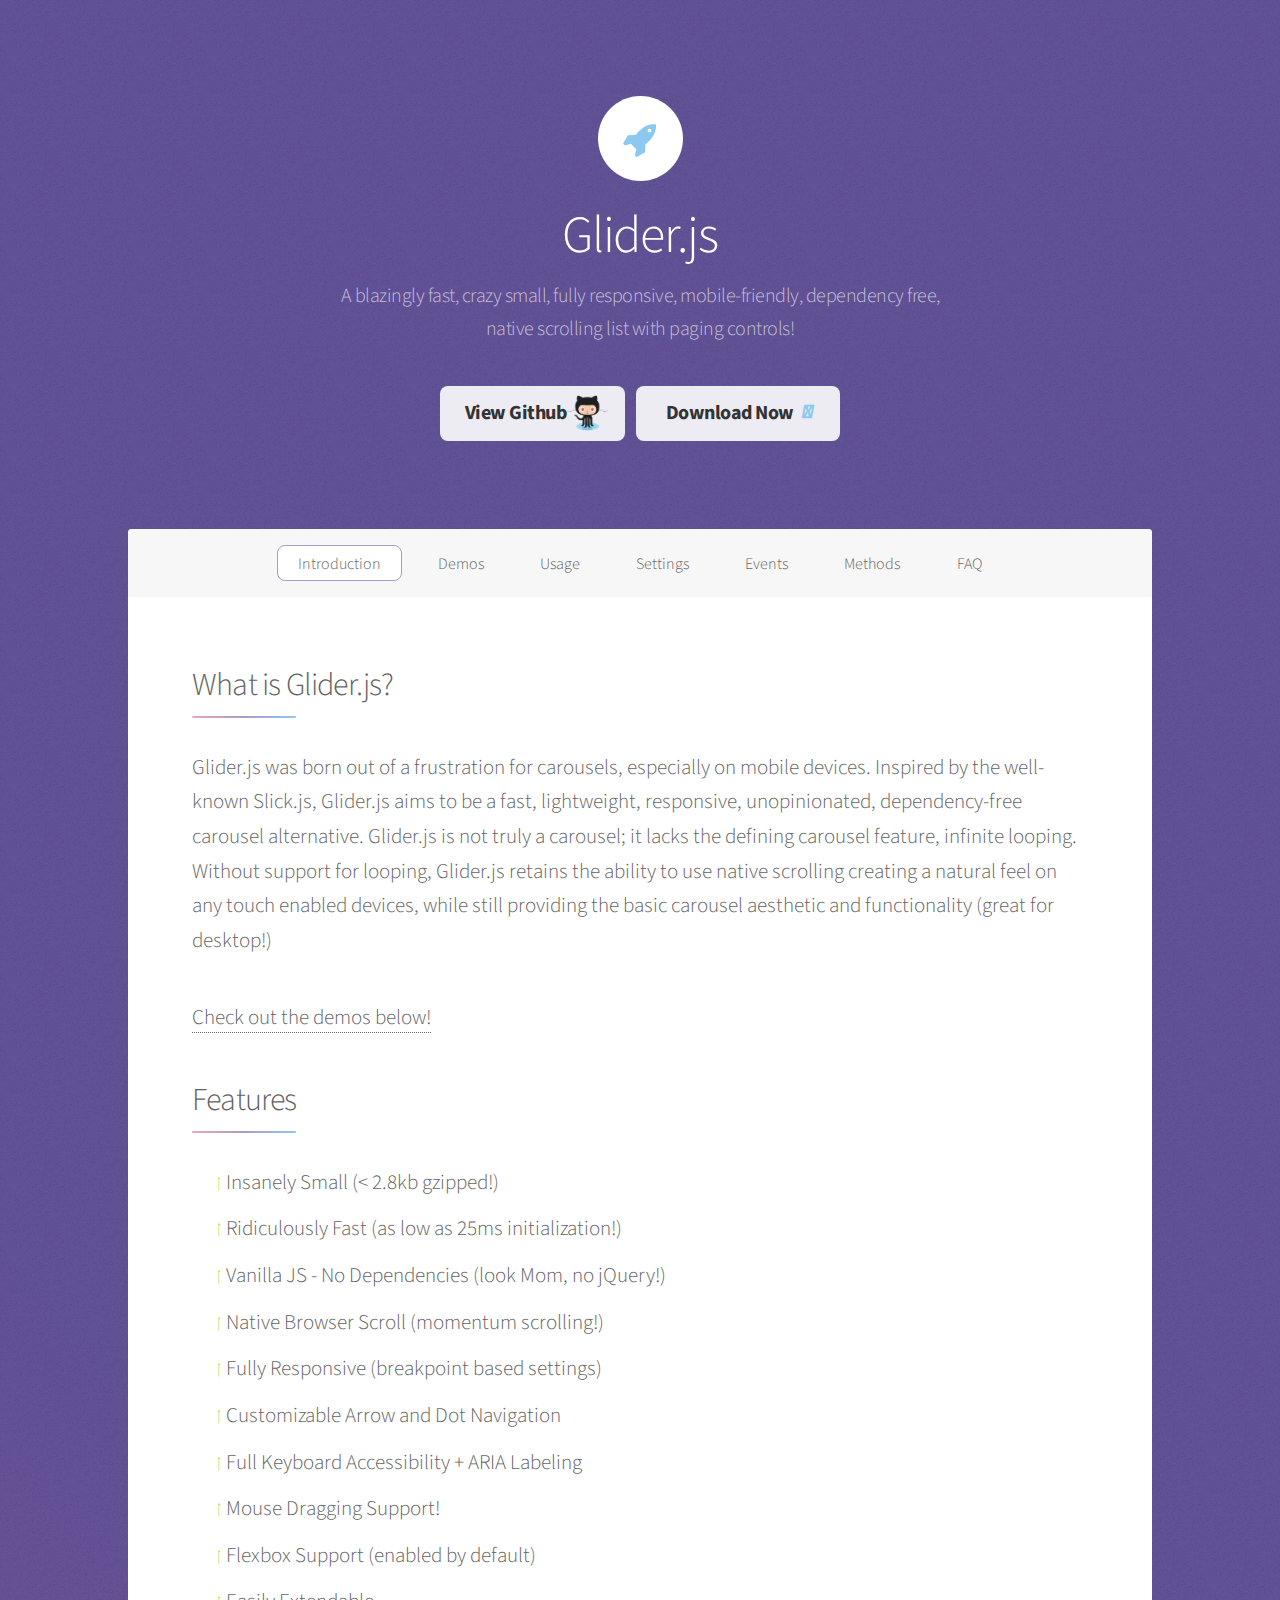
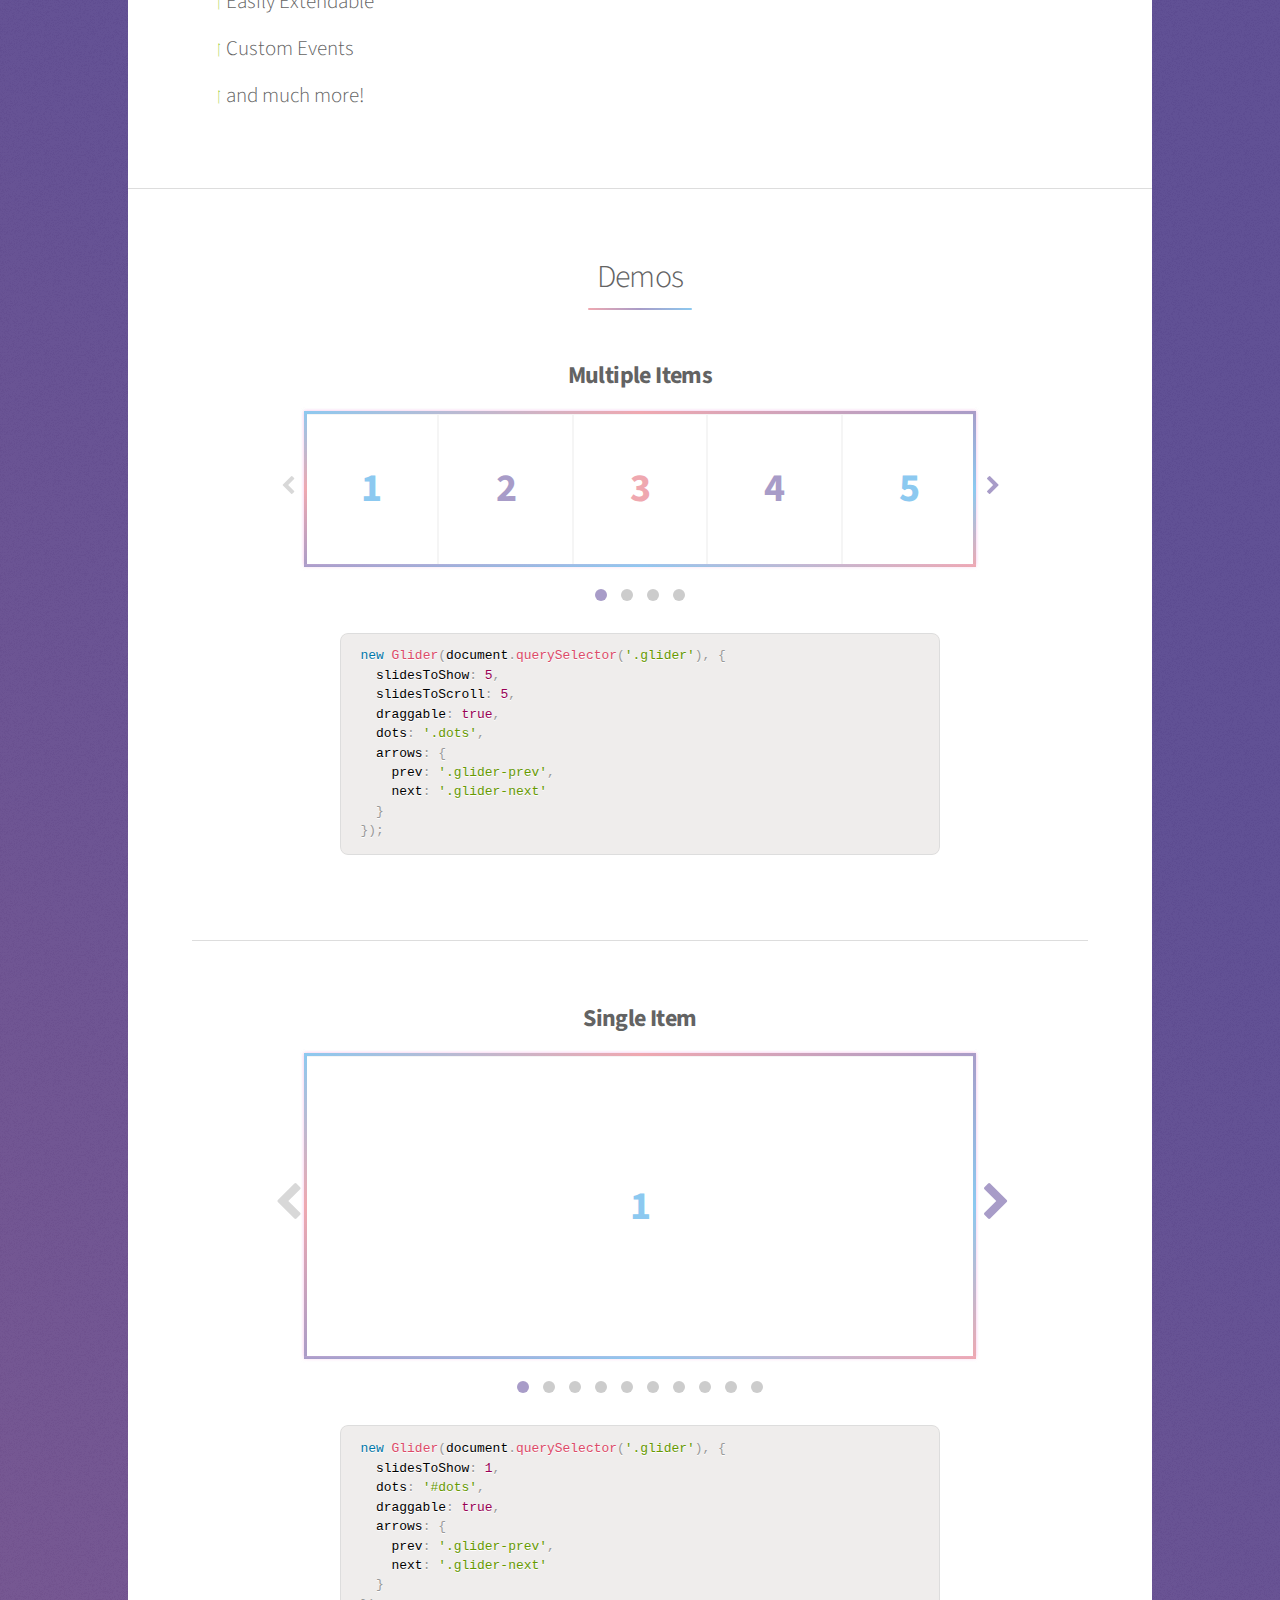
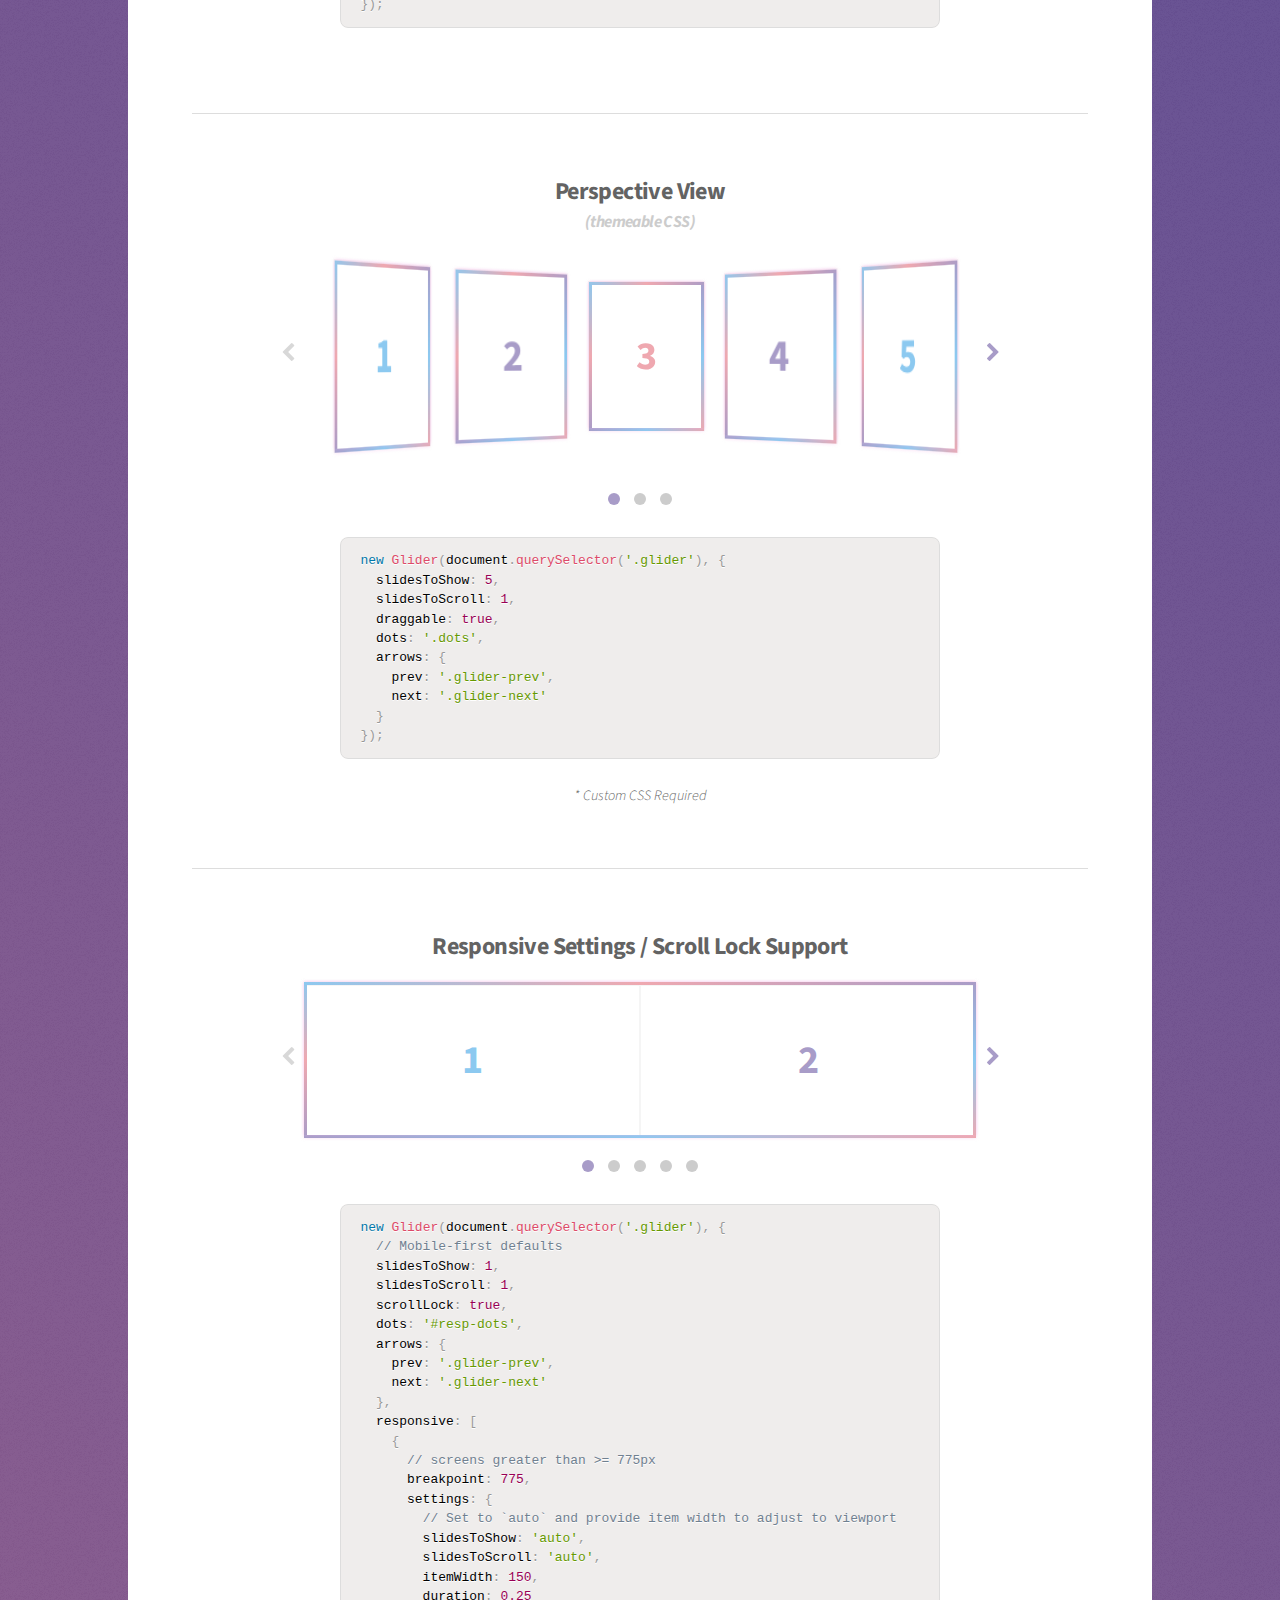
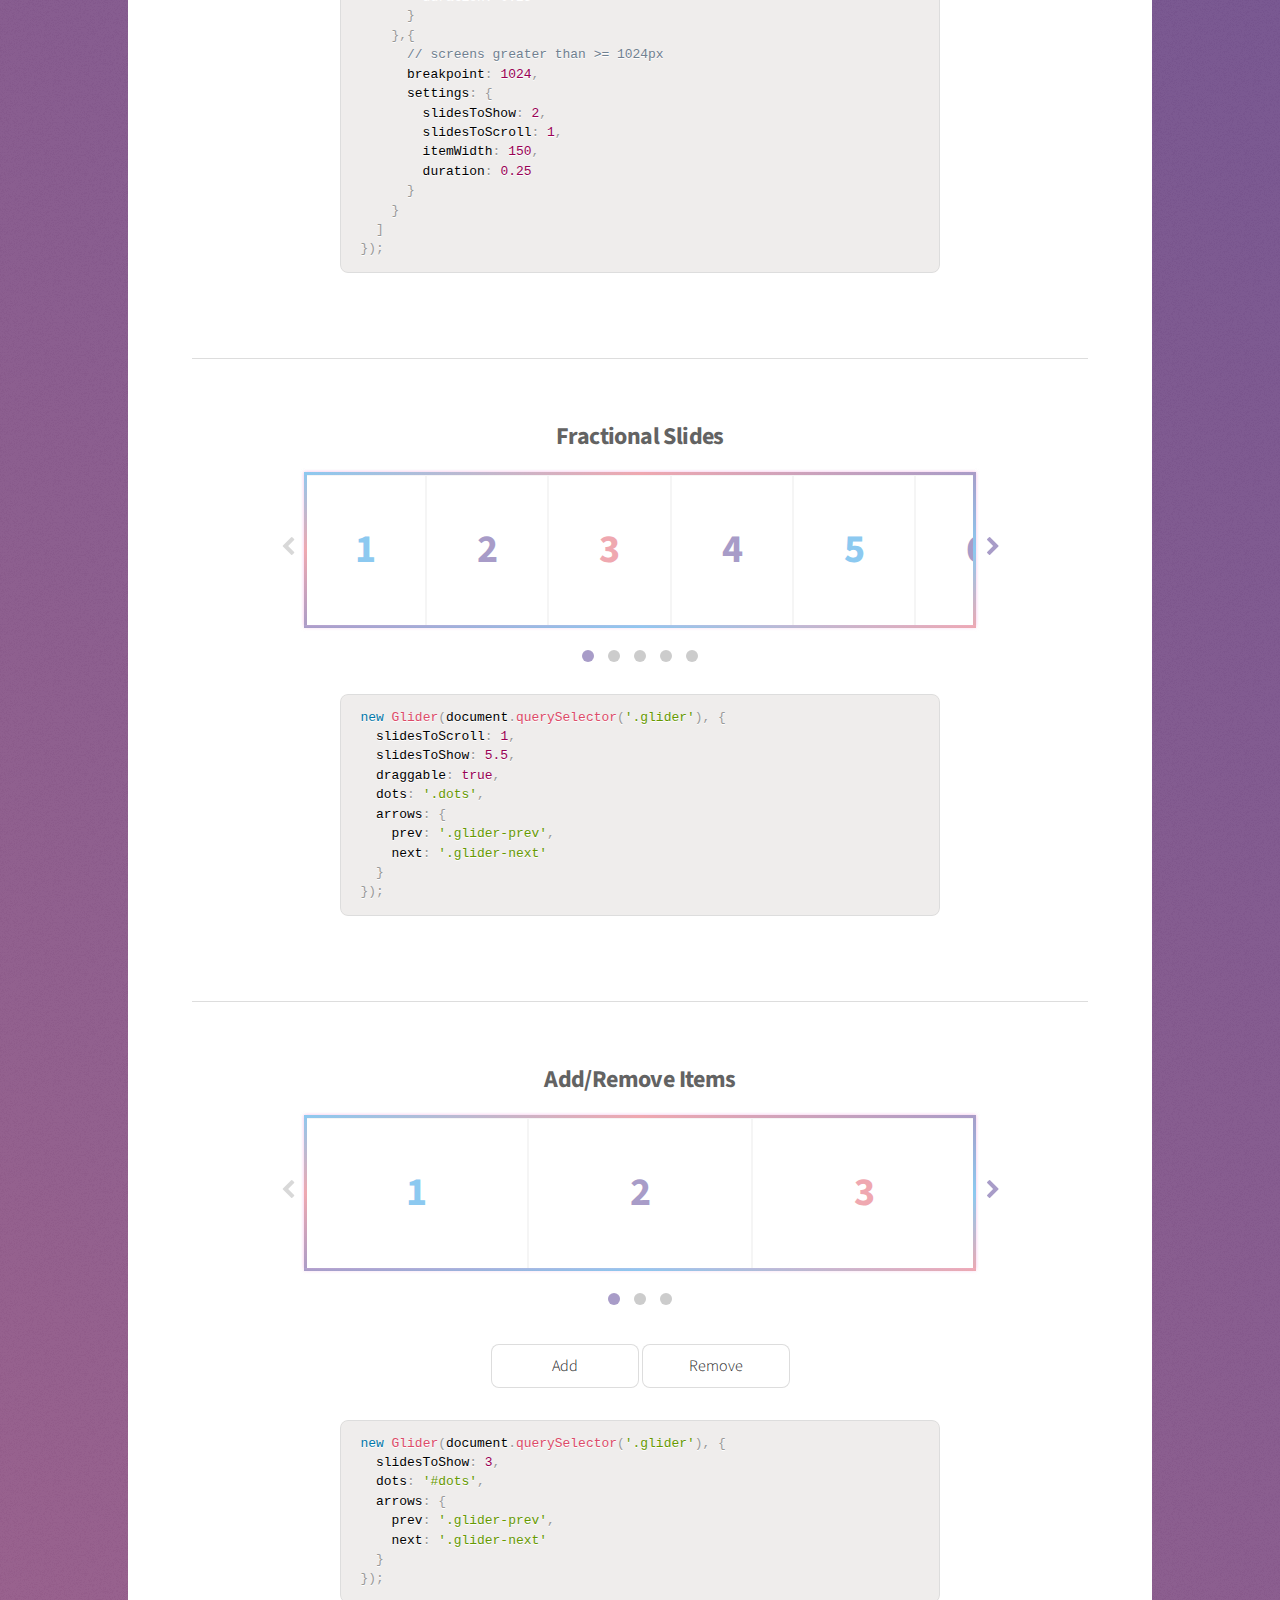
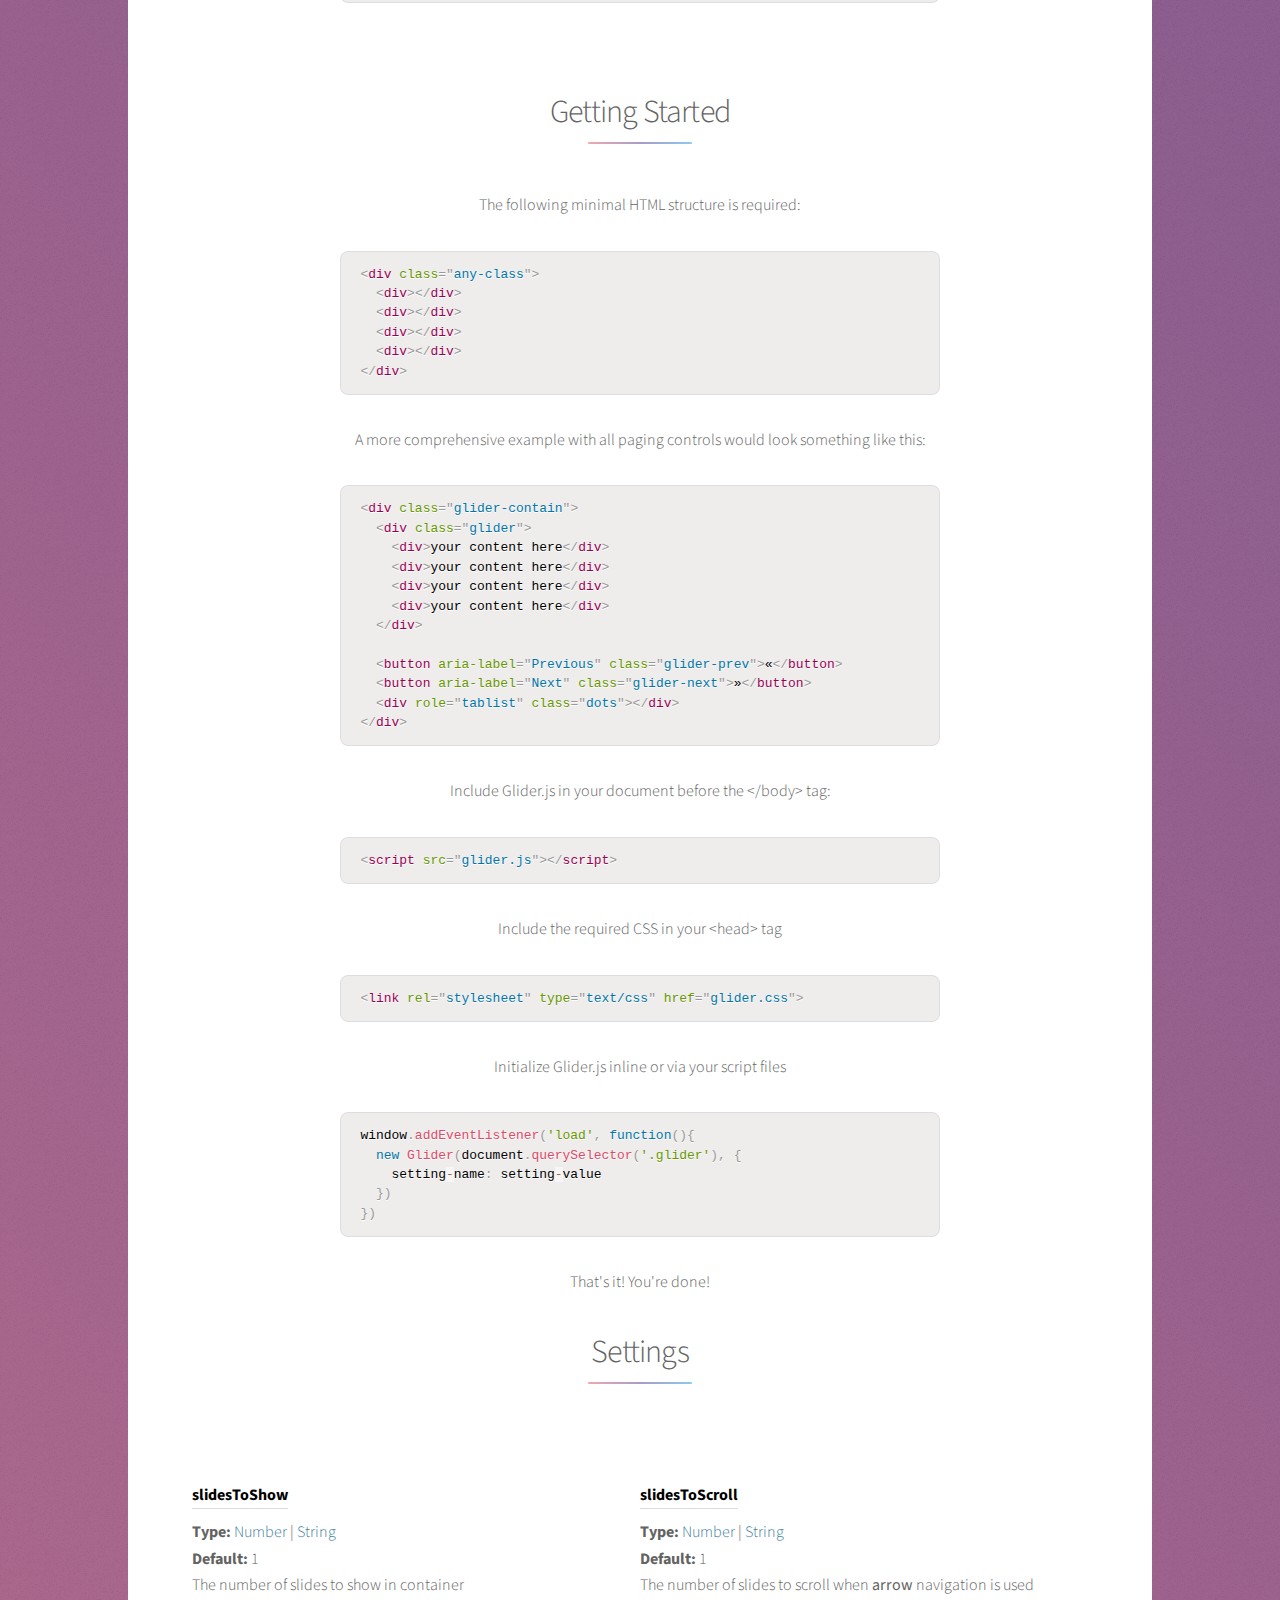
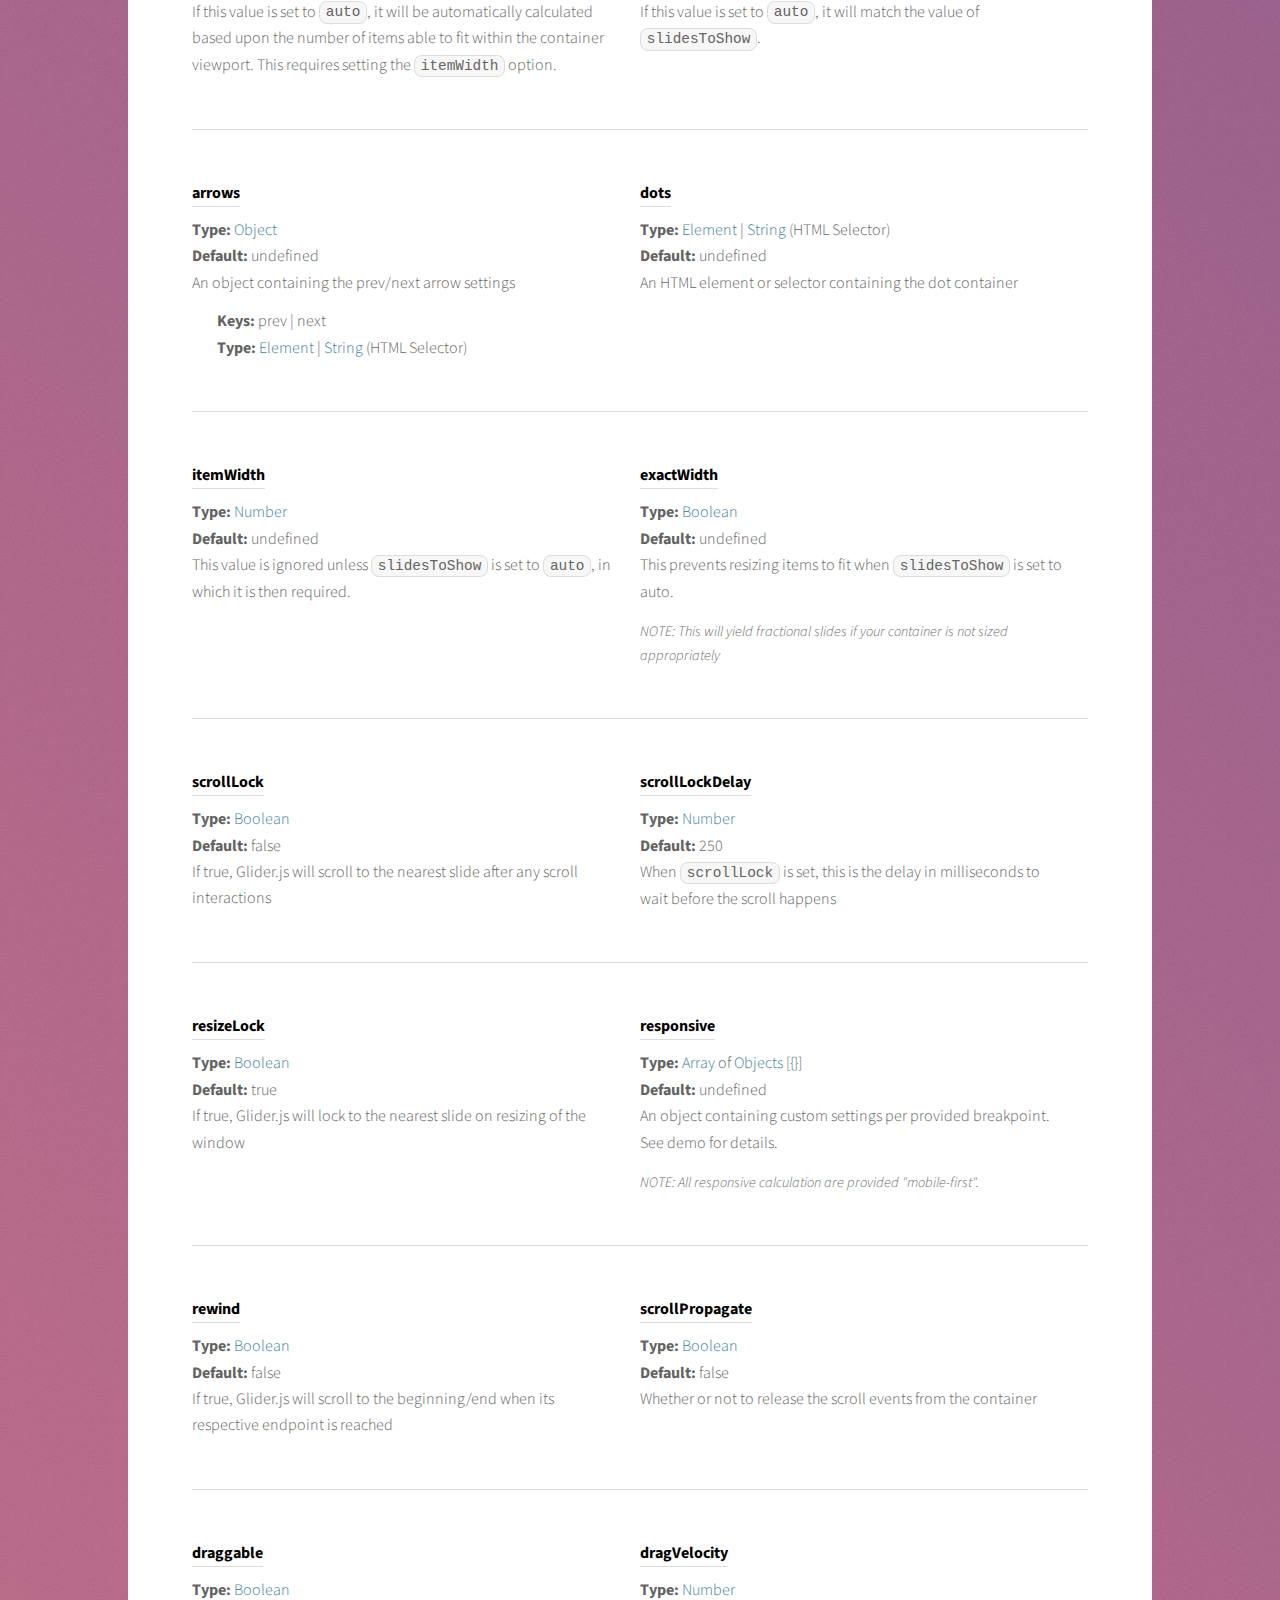
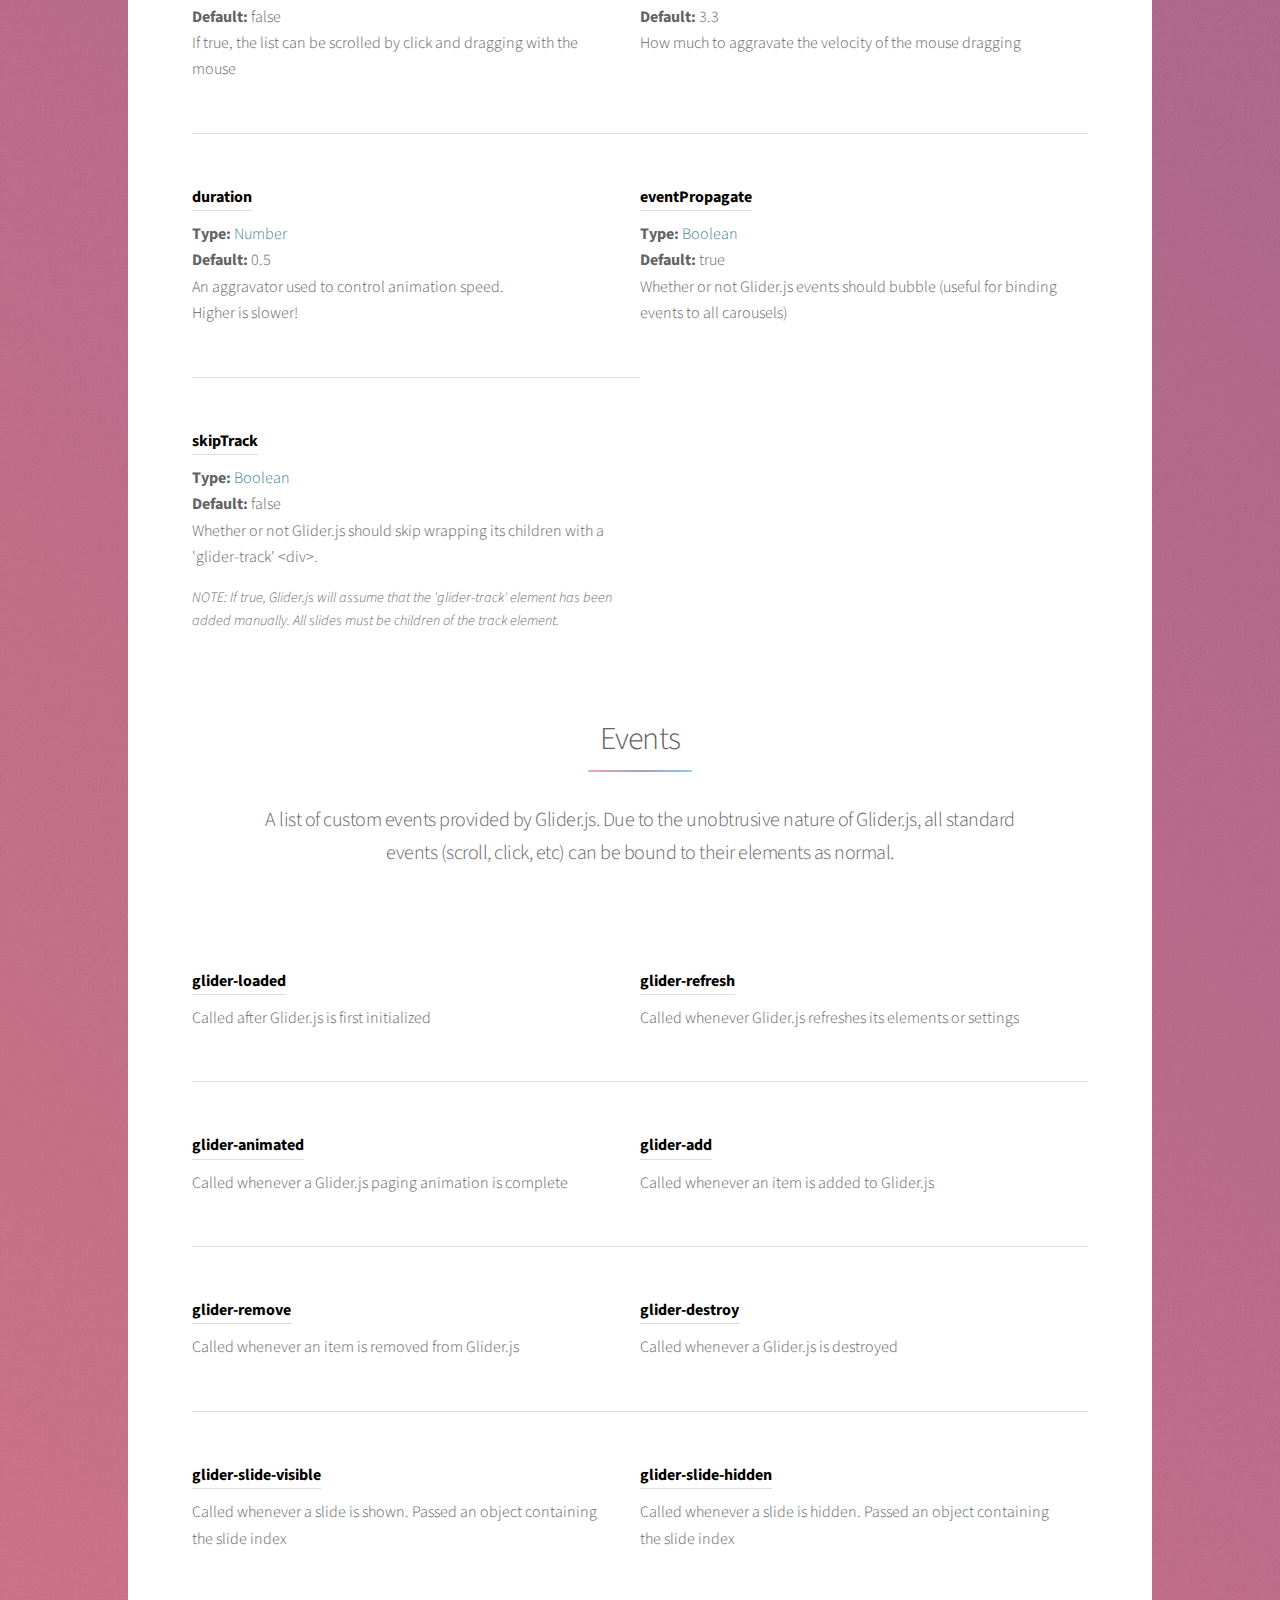
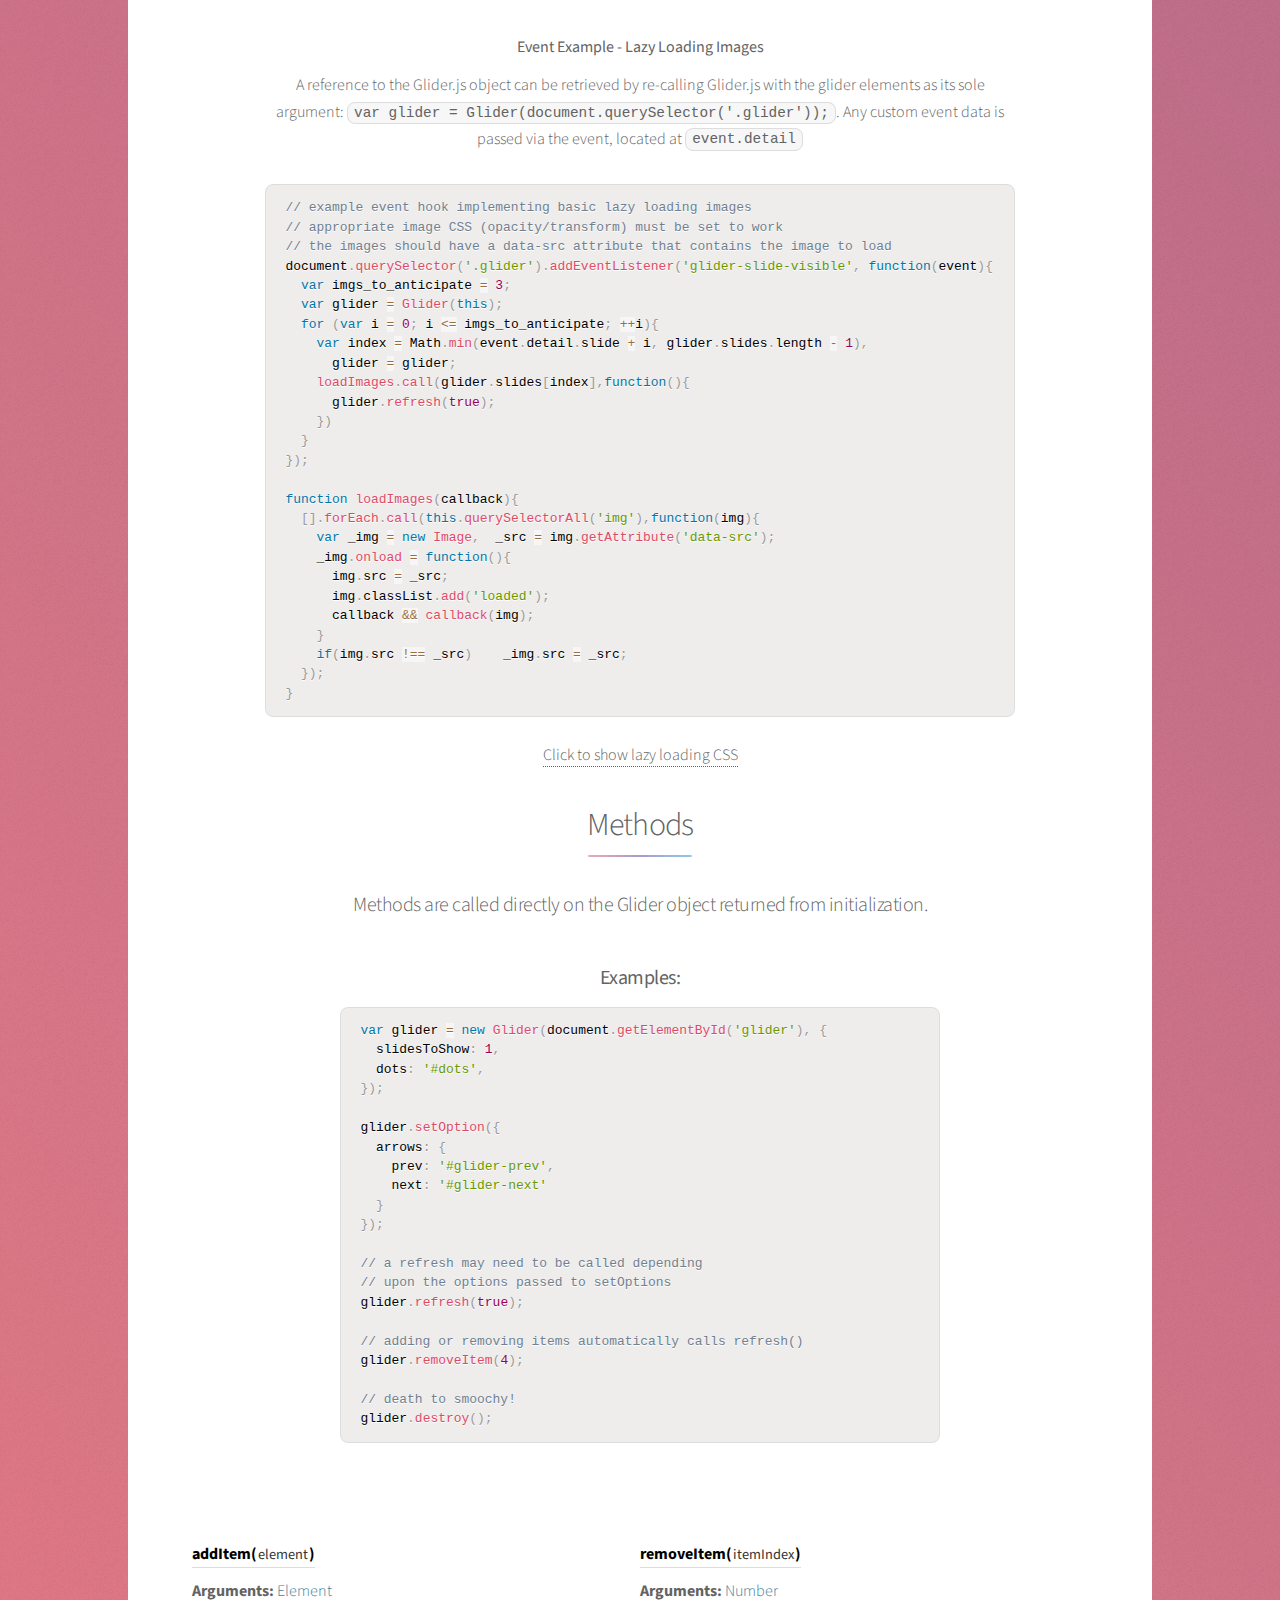
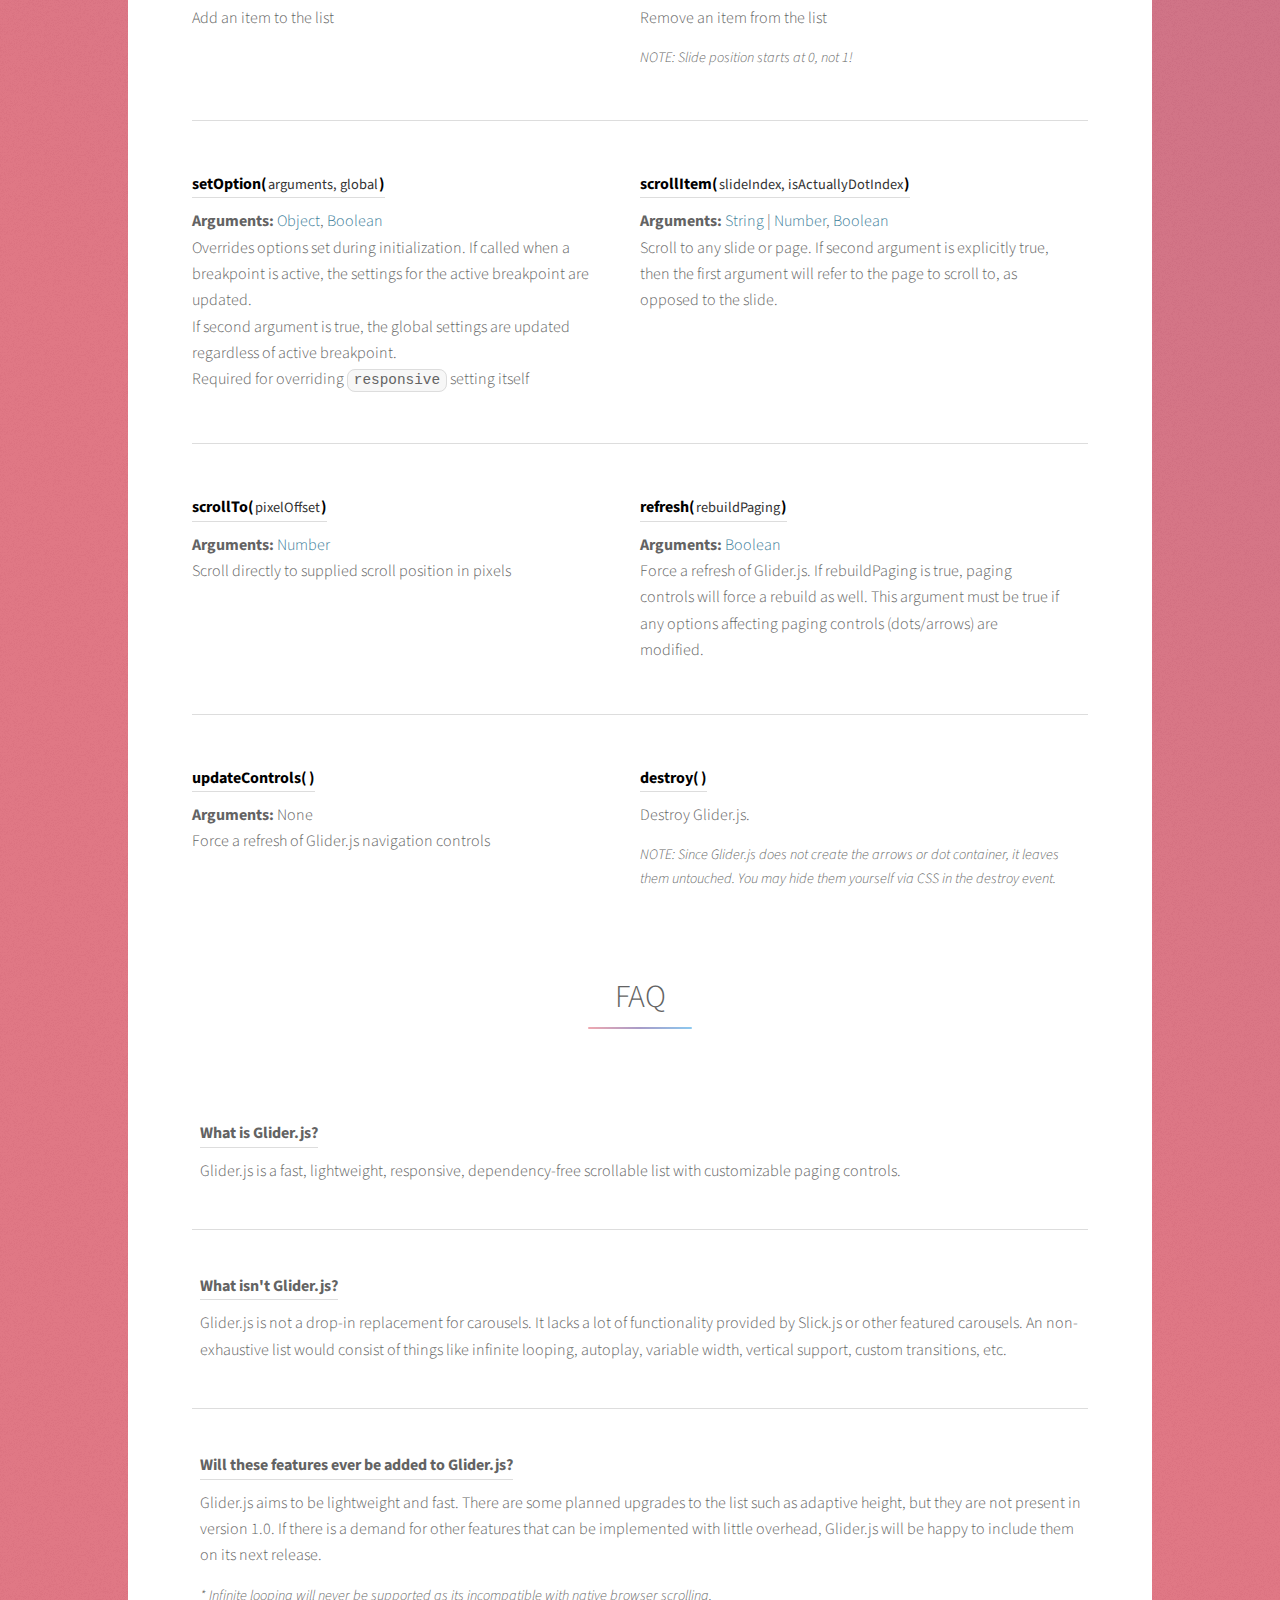
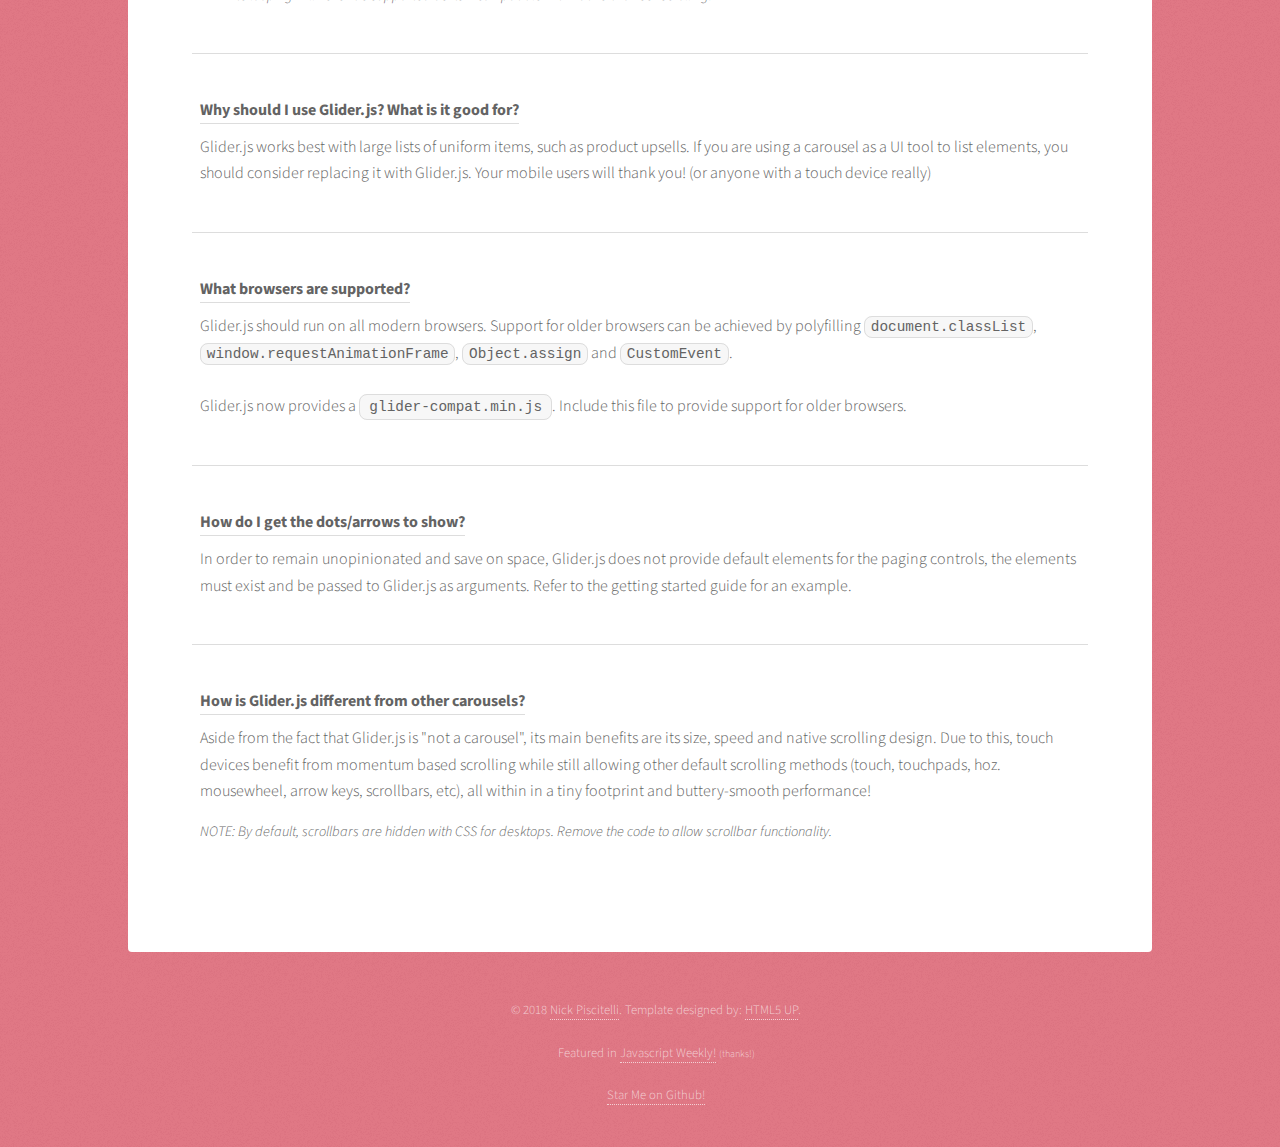
<file: docs/index.html>
<!DOCTYPE HTML>
<html>
<head>
  <!--

    _____ __ _     __                _
   / ___// /(_)___/ /___  ____      (_)___
  / (_ // // // _  // -_)/ __/_    / /(_-<
  \___//_//_/ \_,_/ \__//_/  (_)__/ //___/
                               |___/

  Version: 1.5
  Author: Nick Piscitelli (pickykneee)
  Website: https://nickpiscitelli.com
  License: MIT License
  Release Date: October 25th, 2018

  -->
  <title>Glider.js - A fast, lightweight carousel alternative</title>
  <meta charset="utf-8" />
  <link rel="shortcut icon" href="favicon.ico" type="image/x-icon" />
  <meta name='viewport' content='width=device-width, initial-scale=1.0, maximum-scale=1.0, user-scalable=0' />
  <link rel="canonical" href="https://nickpiscitelli.github.io/Glider.js/" />
  <link rel="stylesheet" href="https://use.fontawesome.com/releases/v5.4.1/css/all.css" integrity="sha384-5sAR7xN1Nv6T6+dT2mhtzEpVJvfS3NScPQTrOxhwjIuvcA67KV2R5Jz6kr4abQsz" crossorigin="anonymous">
  <link rel="stylesheet" href="assets/css/prism.css" />
  <link rel="stylesheet" href="assets/css/main.css" />
  <link rel="canonical" href="https://nickpiscitelli.github.io/Glider.js" />
  <noscript>
    <link rel="stylesheet" href="assets/css/noscript.css" />
  </noscript>
  <script src="assets/js/glider-compat.min.js"></script>
  <script src="assets/js/glider.min.js"></script>
</head>

<body class="is-preload">

  <!-- Wrapper -->
  <div id="wrapper">

    <!-- Header -->
    <header id="header" class="alt">
      <span class="logo"><img src="images/logo.svg" alt="" /></span>
      <h1>Glider.js</h1>
      <p>
        A blazingly fast, crazy small, fully responsive, mobile-friendly, dependency free,
        native scrolling list with paging controls!
      </p>
      <p>
        <a href="https://github.com/NickPiscitelli/Glider.js" class="button github">
          <img class="octo" src="images/octo.png" > <span class="mobileHide">View</span> Github
        </a>
        &nbsp;
        <a onclick="ga('send','event','Download Button');" href="https://github.com/NickPiscitelli/Glider.js/archive/master.zip" class="button">
          Download <span class="mobileHide">Now</span>
        <i class="zip fas fa-download dl-icon"></i>
        </a>
      </p>
    </header>

    <!-- Nav -->
    <nav id="nav">
      <ul>
        <li><a href="#intro" class="active">Introduction</a></li>
        <li><a href="#demos">Demos</a></li>
        <li><a href="#usage">Usage</a></li>
        <li><a href="#settings">Settings</a></li>
        <li><a href="#events">Events</a></li>
        <li><a href="#methods">Methods</a></li>
        <li><a href="#faq">FAQ</a></li>
      </ul>
    </nav>
    <!-- Main -->
    <div id="main">
      <!-- Introduction -->
      <section id="intro" class="main">
        <div class="spotlight">
          <div class="content">
            <header class="major">
              <h2>What is Glider.js?</h2>
            </header>
            <p>
              Glider.js was born out of a frustration for carousels, especially on mobile devices. Inspired by the well-known Slick.js, Glider.js aims
              to be a fast, lightweight, responsive, unopinionated, dependency-free carousel alternative. Glider.js is not truly a carousel; it lacks
              the defining carousel feature, infinite looping. Without support for looping, Glider.js retains the ability to use native scrolling creating
              a natural feel on any touch enabled devices, while still providing the basic carousel aesthetic and functionality (great for desktop!)
            </p>
            <p>
              <a href="#demos" class="smooth-scroll">Check out the demos below!</a>
            </p>

            <header class="major">
              <h2>Features</h2>
            </header>
            <ul class="script-features">
              <li><i class="fas fa-check"></i>Insanely Small (&lt; 2.8kb gzipped!)</li>
              <li><i class="fas fa-check"></i>Ridiculously Fast (as low as 25ms initialization!)</li>
              <li><i class="fas fa-check"></i>Vanilla JS - No Dependencies (look Mom, no jQuery!)</li>
              <li><i class="fas fa-check"></i>Native Browser Scroll (momentum scrolling!)</li>
              <li><i class="fas fa-check"></i>Fully Responsive (breakpoint based settings)</li>
              <li><i class="fas fa-check"></i>Customizable Arrow and Dot Navigation</li>
              <li><i class="fas fa-check"></i>Full Keyboard Accessibility + ARIA Labeling</li>
              <li><i class="fas fa-check"></i>Mouse Dragging Support!</li>
              <li><i class="fas fa-check"></i>Flexbox Support (enabled by default)</li>
              <li><i class="fas fa-check"></i>Easily Extendable</li>
              <li><i class="fas fa-check"></i>Custom Events</li>
              <li><i class="fas fa-check"></i>and much more!</li>
            </ul>
          </div>
        </div>
      </section>

      <!-- First Section -->
      <section id="demos" class="main special">
        <header class="major">
          <h2>Demos</h2>
        </header>

        <div class="demo first">
          <h2>Multiple Items</h2>
          <div data-name="Multiple Item" class="glider-contain multiple">
            <div class="gradient-border-bottom">
              <div class="gradient-border">
                <div class="glider" id="glider-double">
                  <div><h1>1</h1></div>
                  <div><h1>2</h1></div>
                  <div><h1>3</h1></div>
                  <div><h1>4</h1></div>
                  <div><h1>5</h1></div>
                  <div><h1>6</h1></div>
                  <div><h1>7</h1></div>
                  <div><h1>8</h1></div>
                  <div><h1>9</h1></div>
                  <div><h1>10</h1></div>
                  <div><h1>11</h1></div>
                  <div><h1>12</h1></div>
                  <div><h1>13</h1></div>
                  <div><h1>14</h1></div>
                  <div><h1>15</h1></div>
                  <div><h1>16</h1></div>
                  <div><h1>17</h1></div>
                  <div><h1>18</h1></div>
                </div>
              </div>
            </div>
            <button role="button" aria-label="Previous" class="glider-prev" id="glider-prev-2"><i class="fa fa-chevron-left"></i></i></button>
            <button role="button" aria-label="Next" class="glider-next" id="glider-next-2"><i class="fa fa-chevron-right"></i></i></button>
            <div id="dots2"></div>
          </div>
          <script>
            window.addEventListener('load', function () {
              window.glides = new Glider(document.getElementById('glider-double'), {
                slidesToShow: 5,
                slidesToScroll: 5,
                draggable: true,
                dots: '#dots2',
                arrows: {
                  prev: '#glider-prev-2',
                  next: '#glider-next-2'
                }
              })
            });
          </script>
          <pre class="line-numbers language-javascript">
            <code class="line-numbers language-javascript">
              new Glider(document.querySelector('.glider'), {
                slidesToShow: 5,
                slidesToScroll: 5,
                draggable: true,
                dots: '.dots',
                arrows: {
                  prev: '.glider-prev',
                  next: '.glider-next'
                }
              });
            </code>
          </pre>
        </div>


        <div class="demo">
          <h2>Single Item</h2>
          <div data-name="Single Item" class="glider-contain">
            <div class="gradient-border-bottom">
              <div class="gradient-border">
                <div class="glider" id="glider-single">
                  <div><h1>1</h1></div>
                  <div><h1>2</h1></div>
                  <div><h1>3</h1></div>
                  <div><h1>4</h1></div>
                  <div><h1>5</h1></div>
                  <div><h1>6</h1></div>
                  <div><h1>7</h1></div>
                  <div><h1>8</h1></div>
                  <div><h1>9</h1></div>
                  <div><h1>10</h1></div>
                </div>
              </div>
            </div>
            <button role="button" aria-label="Previous" class="glider-prev" id="glider-prev"><i class="fa fa-chevron-left"></i></i></button>
            <button role="button" aria-label="Next" class="glider-next" id="glider-next"><i class="fa fa-chevron-right"></i></i></button>
            <div id="dots"></div>
          </div>
          <script>
            window.addEventListener('load', function(){
              new Glider(document.getElementById('glider-single'), {
                slidesToShow: 1,
                dots: '#dots',
                draggable: true,
                arrows: {
                  prev: '#glider-prev',
                  next: '#glider-next'
                },
                easing: function (x, t, b, c, d) {
                  return c*(t/=d)*t + b;
                }
              });
            });
          </script>

          <pre class="line-numbers language-javascript">
            <code class="line-numbers language-javascript">
              new Glider(document.querySelector('.glider'), {
                slidesToShow: 1,
                dots: '#dots',
                draggable: true,
                arrows: {
                  prev: '.glider-prev',
                  next: '.glider-next'
                }
              });
            </code>
          </pre>
        </div>

        <div class="demo persp">
          <h2>Perspective View<span class="aside">(themeable CSS)</span></h2>
          <div data-name="Perspective View" class="glider-contain multiple">
            <div class="glider glider-persp" id="glider-persp">
              <div><div class="gradient-border-bottom"><div class="gradient-border"><h1>1</h1></div></div></div>
              <div><div class="gradient-border-bottom"><div class="gradient-border"><h1>2</h1></div></div></div>
              <div><div class="gradient-border-bottom"><div class="gradient-border"><h1>3</h1></div></div></div>
              <div><div class="gradient-border-bottom"><div class="gradient-border"><h1>4</h1></div></div></div>
              <div><div class="gradient-border-bottom"><div class="gradient-border"><h1>5</h1></div></div></div>
              <div><div class="gradient-border-bottom"><div class="gradient-border"><h1>6</h1></div></div></div>
              <div><div class="gradient-border-bottom"><div class="gradient-border"><h1>7</h1></div></div></div>
              <div><div class="gradient-border-bottom"><div class="gradient-border"><h1>8</h1></div></div></div>
              <div><div class="gradient-border-bottom"><div class="gradient-border"><h1>9</h1></div></div></div>
              <div><div class="gradient-border-bottom"><div class="gradient-border"><h1>10</h1></div></div></div>
              <div><div class="gradient-border-bottom"><div class="gradient-border"><h1>11</h1></div></div></div>
              <div><div class="gradient-border-bottom"><div class="gradient-border"><h1>12</h1></div></div></div>
              <div><div class="gradient-border-bottom"><div class="gradient-border"><h1>13</h1></div></div></div>
              <div><div class="gradient-border-bottom"><div class="gradient-border"><h1>14</h1></div></div></div>
              <div><div class="gradient-border-bottom"><div class="gradient-border"><h1>15</h1></div></div></div>
            </div>
            <button role="button" aria-label="Previous" class="glider-prev" id="glider-prev-per"><i class="fa fa-chevron-left"></i></i></button>
            <button role="button" aria-label="Next" class="glider-next" id="glider-next-per"><i class="fa fa-chevron-right"></i></i></button>
            <div id="dots-per"></div>
          </div>
          <script>
            window.addEventListener('load', function () {
              window.glides = new Glider(document.getElementById('glider-persp'), {
                slidesToShow: 5,
                slidesToScroll: 1,
                draggable: true,
                dots: '#dots-per',
                arrows: {
                  prev: '#glider-prev-per',
                  next: '#glider-next-per'
                }
              })
            });
          </script>
          <pre class="line-numbers language-javascript">
            <code class="line-numbers language-javascript">
              new Glider(document.querySelector('.glider'), {
                slidesToShow: 5,
                slidesToScroll: 1,
                draggable: true,
                dots: '.dots',
                arrows: {
                  prev: '.glider-prev',
                  next: '.glider-next'
                }
              });
            </code>
          </pre>
          <span class="aside">* Custom CSS Required</span>
        </div>
        <div class="demo">
          <h2>Responsive Settings / Scroll Lock Support</h2>
          <div data-name="Responsive Settings" class="glider-contain multiple">
            <div class="gradient-border-bottom">
              <div class="gradient-border">
                <div class="glider" id="glider-resp">
                  <div><h1>1</h1></div>
                  <div><h1>2</h1></div>
                  <div><h1>3</h1></div>
                  <div><h1>4</h1></div>
                  <div><h1>5</h1></div>
                  <div><h1>6</h1></div>
                  <div><h1>7</h1></div>
                  <div><h1>8</h1></div>
                  <div><h1>9</h1></div>
                  <div><h1>10</h1></div>
                </div>
              </div>
            </div>
            <button role="button" aria-label="Previous" class="glider-prev" id="glider-prev-resp"><i class="fa fa-chevron-left"></i></i></button>
            <button role="button" aria-label="Next" class="glider-next" id="glider-next-resp"><i class="fa fa-chevron-right"></i></i></button>
            <div id="resp-dots"></div>
          </div>
          <script>
            window.addEventListener('load',function(){
              new Glider(document.querySelector('#glider-resp'), {
                // Mobile-first defaults
                slidesToShow: 1,
                slidesToScroll: 1,
                scrollLock: true,
                dots: '#resp-dots',
                arrows: {
                  prev: '#glider-prev-resp',
                  next: '#glider-next-resp'
                },
                responsive: [
                  {
                    breakpoint: 775,
                    settings: {
                      slidesToShow: 'auto',
                      slidesToScroll: 'auto',
                      itemWidth: 150,
                      duration: 0.25
                    }
                  },{
                    breakpoint: 1024,
                    settings: {
                      slidesToShow: 2,
                      slidesToScroll: 1,
                      itemWidth: 150,
                      duration: 0.25
                    }
                  }
                ]
              })
            });
          </script>

          <pre class="line-numbers language-javascript">
            <code class="line-numbers language-javascript">
              new Glider(document.querySelector('.glider'), {
                // Mobile-first defaults
                slidesToShow: 1,
                slidesToScroll: 1,
                scrollLock: true,
                dots: '#resp-dots',
                arrows: {
                  prev: '.glider-prev',
                  next: '.glider-next'
                },
                responsive: [
                  {
                    // screens greater than >= 775px
                    breakpoint: 775,
                    settings: {
                      // Set to `auto` and provide item width to adjust to viewport
                      slidesToShow: 'auto',
                      slidesToScroll: 'auto',
                      itemWidth: 150,
                      duration: 0.25
                    }
                  },{
                    // screens greater than >= 1024px
                    breakpoint: 1024,
                    settings: {
                      slidesToShow: 2,
                      slidesToScroll: 1,
                      itemWidth: 150,
                      duration: 0.25
                    }
                  }
                ]
              });
            </code>
          </pre>
        </div>

        <div class="demo">
          <h2>Fractional Slides</h2>
          <div data-name="Fractional Slides" class="glider-contain multiple">
            <div class="gradient-border-bottom">
              <div class="gradient-border">
                <div class="glider" id="glider-cut">
                  <div><h1>1</h1></div>
                  <div><h1>2</h1></div>
                  <div><h1>3</h1></div>
                  <div><h1>4</h1></div>
                  <div><h1>5</h1></div>
                  <div><h1>6</h1></div>
                  <div><h1>7</h1></div>
                  <div><h1>8</h1></div>
                  <div><h1>9</h1></div>
                  <div><h1>10</h1></div>
                  <div><h1>11</h1></div>
                  <div><h1>12</h1></div>
                  <div><h1>13</h1></div>
                  <div><h1>14</h1></div>
                  <div><h1>15</h1></div>
                  <div><h1>16</h1></div>
                  <div><h1>17</h1></div>
                  <div><h1>18</h1></div>
                  <div><h1>19</h1></div>
                  <div><h1>20</h1></div>
                  <div><h1>21</h1></div>
                  <div><h1>22</h1></div>
                  <div><h1>23</h1></div>
                  <div><h1>24</h1></div>
                </div>
              </div>
            </div>
            <button role="button" aria-label="Previous" class="glider-prev" id="cut-prev"><i class="fa fa-chevron-left"></i></i></button>
            <button role="button" aria-label="Next" class="glider-next" id="cut-next"><i class="fa fa-chevron-right"></i></i></button>
            <div role="tablist" id="frac-dots"></div>
          </div>
          <script>
            window.addEventListener('load',function(){
              var glider = new Glider(document.getElementById('glider-cut'), {
                slidesToScroll: 1,
                slidesToShow: 5.5,
                draggable: true,
                dots: '#frac-dots',
                arrows: {
                  prev: '#cut-prev',
                  next: '#cut-next'
                }
              });
            })
          </script>

          <pre class="line-numbers language-javascript">
            <code class="line-numbers language-javascript">
              new Glider(document.querySelector('.glider'), {
                slidesToScroll: 1,
                slidesToShow: 5.5,
                draggable: true,
                dots: '.dots',
                arrows: {
                  prev: '.glider-prev',
                  next: '.glider-next'
                }
              });
            </code>
          </pre>
        </div>

        <div class="demo">
          <div id="add"><h1></h1></div>
          <h2>Add/Remove Items</h2>
          <div data-name="Add/Remove Items" class="glider-contain multiple">
            <div class="gradient-border-bottom">
              <div class="gradient-border">
                <div class="glider" id="glider-add">
                  <div><h1>1</h1></div>
                  <div><h1>2</h1></div>
                  <div><h1>3</h1></div>
                  <div><h1>4</h1></div>
                  <div><h1>5</h1></div>
                  <div><h1>6</h1></div>
                  <div><h1>7</h1></div>
                  <div><h1>8</h1></div>
                  <div><h1>9</h1></div>
                </div>
              </div>
            </div>
            <button role="button" aria-label="Previous" class="glider-prev" id="glider-prev-add"><i class="fa fa-chevron-left"></i></i></button>
            <button role="button" aria-label="Next" class="glider-next" id="glider-next-add"><i class="fa fa-chevron-right"></i></i></button>
            <div id="add-dots"></div>
          </div>
          <p class="buttons">
            <a class="button" id="addSlide">Add</a>
            <a class="button" id="removeSlide">Remove</a>
          </p>
          <script>
          window.addEventListener('load',function(){
            var glider = new Glider(document.getElementById('glider-add'), {
              slidesToShow: 3,
              duration: .6,
              dots: '#add-dots',
              arrows: {
                prev: '#glider-prev-add',
                next: '#glider-next-add'
              }
            });
            document.getElementById('addSlide').addEventListener('click',function(){
              var ele = document.getElementById('add').cloneNode(true);
              ele.id = '';
              ele.querySelector('h1').textContent = glider.slides.length + 1;
              glider.addItem(ele);
              try{
                ga('send','event','Add/Remove Item', 'Add')
              } catch(ex){}
            });
            document.getElementById('removeSlide').addEventListener('click',function(){
              glider.removeItem(glider.slides.length - 1);
              try{
                ga('send','event','Add/Remove Item', 'Remove')
              } catch(ex){}
            });
          })
          </script>

          <pre class="line-numbers language-javascript">
            <code class="line-numbers language-javascript">
              new Glider(document.querySelector('.glider'), {
                slidesToShow: 3,
                dots: '#dots',
                arrows: {
                  prev: '.glider-prev',
                  next: '.glider-next'
                }
              });
            </code>
          </pre>
        </div>
        <!--
        <div class="demo">
          <div id="add"><h1></h1></div>
          <h2>Demo with Content</h2>
          <div class="glider-contain content">
            <div class="glider" id="glider-content">
              <div>
                <div class="gradient-border-bottom">
                  <div class="gradient-border">
                    <div class="article">
                      <img src="http://placehold.it/150/C9E1F5/FFFFFF?text=$_">
                      <h4 class="cool-border">Awesome JS</h4>
                      <p>Wow! Can you believe that Glider.js is only 1.7kb gzipped?! That's pretty small!</p>
                      <a class="read-more">Read More</a>
                    </div>
                  </div>
                </div>
              </div>
              <div>
                <div class="gradient-border-bottom">
                  <div class="gradient-border">
                    <div class="article">
                      <img src="http://placehold.it/150/C9E1F5/FFFFFF?text=>_">
                      <h4 class="cool-border short">JS Weekly</h4>
                      <p>New library Glider.js has absolutely no dependencies! jQuery?  What's that?</p>
                      <a class="read-more">Read More</a>
                    </div>
                  </div>
                </div>
              </div>
              <div>
                <div class="gradient-border-bottom">
                  <div class="gradient-border">
                    <div class="article">
                      <img src="http://placehold.it/150/C9E1F5/FFFFFF?text=0x">
                      <h4 class="cool-border long">Readers MD5 Digest</h4>
                      <p>Glider.js - Wow. Just wow. A must have for any product upsell or content list!</p>
                      <a class="read-more">Read More</a>
                    </div>
                  </div>
                </div>
              </div>
              <div>
                <div class="gradient-border-bottom">
                  <div class="gradient-border">
                    <div class="article">
                      <img src="http://placehold.it/150/C9E1F5/FFFFFF?text=$_">
                      <h4 class="cool-border">Awesome JS</h4>
                      <p>Did you really think they would be different than the previous?</p>
                      <a class="read-more">Read More</a>
                    </div>
                  </div>
                </div>
              </div>
              <div>
                <div class="gradient-border-bottom">
                  <div class="gradient-border">
                    <div class="article">
                      <img src="http://placehold.it/150/C9E1F5/FFFFFF?text=>_">
                      <h4 class="cool-border short">JS Weekly</h4>
                      <p>I'm a programmer, not a writer. Don't expect so much.</p>
                      <a class="read-more">Read More</a>
                    </div>
                  </div>
                </div>
              </div>
              <div>
                <div class="gradient-border-bottom">
                  <div class="gradient-border">
                    <div class="article">
                      <img src="http://placehold.it/150/C9E1F5/FFFFFF?text=0x">
                      <h4 class="cool-border long">Readers SHA1 Digest</h4>
                      <p>Well, at least there was an issue upgrade.</p>
                      <a class="read-more">Read More</a>
                    </div>
                  </div>
                </div>
              </div>
              <div>
                <div class="gradient-border-bottom">
                  <div class="gradient-border">
                    <div class="article">
                      <img src="http://placehold.it/150/C9E1F5/FFFFFF?text=$_">
                      <h4 class="cool-border">Awesome JS</h4>
                      <p>Ok, now you're getting greedy.</p>
                      <a class="read-more">Read More</a>
                    </div>
                  </div>
                </div>
              </div>
              <div>
                <div class="gradient-border-bottom">
                  <div class="gradient-border">
                    <div class="article">
                      <img src="http://placehold.it/150/C9E1F5/FFFFFF?text=>_">
                      <h4 class="cool-border short">JS Weekly</h4>
                      <p>How much content do you think I can produce?</p>
                      <a class="read-more">Read More</a>
                    </div>
                  </div>
                </div>
              </div>
              <div>
                <div class="gradient-border-bottom">
                  <div class="gradient-border">
                    <div class="article">
                      <img src="http://placehold.it/150/C9E1F5/FFFFFF?text=0x">
                      <h4 class="cool-border long">Readers SHA256 Digest</h4>
                      <p>I should have disabled the dots for optimal suspense.</p>
                      <a class="read-more">Read More</a>
                    </div>
                  </div>
                </div>
              </div>
              <div>
                <div class="gradient-border-bottom">
                  <div class="gradient-border">
                    <div class="article">
                      <img src="http://placehold.it/150/C9E1F5/FFFFFF?text=$_">
                      <h4 class="cool-border">Awesome JS</h4>
                      <p>You would have just ended up looking at the arrows anyway.</p>
                      <a class="read-more">Read More</a>
                    </div>
                  </div>
                </div>
              </div>
              <div>
                <div class="gradient-border-bottom">
                  <div class="gradient-border">
                    <div class="article">
                      <img src="http://placehold.it/150/C9E1F5/FFFFFF?text=>_">
                      <h4 class="cool-border short">JS Weekly</h4>
                      <p>At least you know it's almost over soon.</p>
                      <a class="read-more">Read More</a>
                    </div>
                  </div>
                </div>
              </div>
              <div>
                <div class="gradient-border-bottom">
                  <div class="gradient-border">
                    <div class="article">
                      <img src="http://placehold.it/150/C9E1F5/FFFFFF?text=0x">
                      <h4 class="cool-border long">Readers SHA512 Digest</h4>
                      <p>
                        2b38627595da6be<br>
                        Nice hash.
                      </p>
                      <a class="read-more">Read More</a>
                    </div>
                  </div>
                </div>
              </div>
              <div>
                <div class="gradient-border-bottom">
                  <div class="gradient-border">
                    <div class="article">
                      <img src="http://placehold.it/150/C9E1F5/FFFFFF?text=$_">
                      <h4 class="cool-border">Awesome JS</h4>
                      <p>I hope you expected more.</p>
                      <a class="read-more">Read More</a>
                    </div>
                  </div>
                </div>
              </div>
            </div>
            <div id="dots-content"></div>
            <button role="button" aria-label="Previous" class="glider-prev" id="glider-prev-content"><i class="fa fa-chevron-left"></i></i></button>
            <button role="button" aria-label="Next" class="glider-next" id="glider-next-content"><i class="fa fa-chevron-right"></i></i></button>
          </div>
          <script>
            new Glider(document.getElementById('glider-content'), {
              slidesToShow: 1,
              slidesToScroll: 1,
              duration: .75,
              easing: function (x, t, b, c, d) {
                return c*(t/=d)*t + b;
              },
              dots: '#dots-content',
              arrows: {
                prev: '#glider-prev-content',
                next: '#glider-next-content'
              },
              responsive: [{
                breakpoint: 900,
                settings: {
                  slidesToShow: 3,
                  slidesToScroll: 3,
                }
              },{
                breakpoint: 575,
                settings: {
                  slidesToShow: 2,
                  slidesToScroll: 2,
                }
              }]
            });
          </script>

          <pre class="line-numbers language-javascript">
            <code class="line-numbers language-javascript">
              new Glider(document.querySelector('.glider'), {
                slidesToShow: 1,
                slidesToScroll: 1,
                duration: .75,
                // easeInQuad
                easing: function (x, t, b, c, d) {
                  return c*(t/=d)*t + b;
                },
                arrows: {
                  prev: '.glider-prev',
                  next: '.glider-next'
                },
                dots: '#dots',
                responsive: [{
                  breakpoint: 900,
                  settings: {
                    slidesToShow: 3,
                    slidesToScroll: 3,
                  }
                },{
                  breakpoint: 575,
                  settings: {
                    slidesToShow: 2,
                    slidesToScroll: 2,
                  }
                }]
              });
            </code>
          </pre>
        </div>
      </section>
      -->
      <!-- Second Section -->
      <section id="usage" class="main code special">
        <header class="major">
          <h2>Getting Started</h2>
        </header>
        <p>
          The following minimal HTML structure is required:
        </p>
        <pre class="line-numbers language-html">
          <code class="line-numbers language-html">
            &lt;div class="any-class"&gt;
              &lt;div&gt;&lt;/div&gt;
              &lt;div&gt;&lt;/div&gt;
              &lt;div&gt;&lt;/div&gt;
              &lt;div&gt;&lt;/div&gt;
            &lt;/div&gt;
          </code>
        </pre>

        <p>
          A more comprehensive example with all paging controls would
          look something like this:
        </p>
        <pre class="line-numbers language-html">
          <code class="line-numbers language-html">
            &lt;div class="glider-contain"&gt;
              &lt;div class="glider"&gt;
                &lt;div&gt;your content here&lt;/div&gt;
                &lt;div&gt;your content here&lt;/div&gt;
                &lt;div&gt;your content here&lt;/div&gt;
                &lt;div&gt;your content here&lt;/div&gt;
              &lt;/div&gt;

              &lt;button aria-label="Previous" class="glider-prev"&gt;&laquo;&lt;/button&gt;
              &lt;button aria-label="Next" class="glider-next"&gt;&raquo;&lt;/button&gt;
              &lt;div role="tablist" class="dots"&gt;&lt;/div&gt;
            &lt;/div&gt;
          </code>
        </pre>

        <p>
          Include Glider.js in your document before the &lt;/body&gt; tag:
        </p>
        <pre class="line-numbers language-html">
          <code class="line-numbers language-html">
            &lt;script src="glider.js"&gt;&lt;/script&gt;
          </code>
        </pre>

        <p>
          Include the required CSS in your &lt;head&gt; tag
        </p>
        <pre class="line-numbers language-html">
          <code class="line-numbers language-html">
            &lt;link rel="stylesheet" type="text/css" href="glider.css"&gt;
          </code>
        </pre>

        <p>
          Initialize Glider.js inline or via your script files
        </p>
        <pre class="line-numbers language-javascript">
          <code class="line-numbers language-javascript">
            window.addEventListener('load', function(){
              new Glider(document.querySelector('.glider'), {
                setting-name: setting-value
              })
            })
          </code>
        </pre>

        <p>
          That's it! You're done!
        </p>

      </section>

      <!-- Get Started -->
      <section id="settings" class="main special">
        <header class="major">
          <h2>Settings</h2>
        </header>
        <ul class="settings">
          <li>
            <span class="setting-name">slidesToShow</span><br>
            <span class="type">Type:</span> <a href="https://developer.mozilla.org/en-US/docs/Web/JavaScript/Reference/Global_Objects/Number">Number</a> | <a href="https://developer.mozilla.org/en-US/docs/Web/JavaScript/Reference/Global_Objects/String">String</a><br>
            <span class="type default">Default:</span> 1<br>
            The number of slides to show in container<br>

            If this value is set to <code class="slim slimmer">auto</code>, it will be automatically calculated based upon the number
            of items able to fit within the container viewport. This requires setting the <code class="slim slimmer">itemWidth</code> option.
          </li>
          <li>
            <span class="setting-name">slidesToScroll</span><br>
            <span class="type">Type:</span> <a href="https://developer.mozilla.org/en-US/docs/Web/JavaScript/Reference/Global_Objects/Number">Number</a> | <a href="https://developer.mozilla.org/en-US/docs/Web/JavaScript/Reference/Global_Objects/String">String</a><br>
            <span class="type default">Default:</span> 1<br>
            The number of slides to scroll when <b>arrow</b> navigation is used<br>

            If this value is set to <code class="slim slimmer">auto</code>, it will match the value of <code class="slim slimmer">slidesToShow</code>.
          </li>
          <li>
            <span class="setting-name">arrows</span><br>
            <span class="type">Type:</span> <a href="https://developer.mozilla.org/en-US/docs/Web/JavaScript/Reference/Global_Objects/Object">Object</a><br>
            <span class="type default">Default:</span> undefined<br>
            An object containing the prev/next arrow settings<br>
            <span class="indent">
              <span class="type">Keys:</span> prev | next<br>
              <span class="type">Type:</span> <a href="https://developer.mozilla.org/en-US/docs/Web/API/Element">Element</a> | <a href="https://developer.mozilla.org/en-US/docs/Web/JavaScript/Reference/Global_Objects/String">String</a> (HTML Selector)<br>
            </span>
          </li>
          <li>
            <span class="setting-name">dots</span><br>
            <span class="type">Type:</span> <a href="https://developer.mozilla.org/en-US/docs/Web/API/Element">Element</a> | <a href="https://developer.mozilla.org/en-US/docs/Web/JavaScript/Reference/Global_Objects/String">String</a> (HTML Selector)<br>
            <span class="type default">Default:</span> undefined<br>
            An HTML element or selector containing the dot container<br>
          </li>
          <li>
            <span class="setting-name">itemWidth</span><br>
            <span class="type">Type:</span> <a href="https://developer.mozilla.org/en-US/docs/Web/JavaScript/Reference/Global_Objects/Number">Number</a><br>
            <span class="type default">Default:</span> undefined<br>
            This value is ignored unless <code class="slim slimmer">slidesToShow</code> is set to <code class="slim slimmer">auto</code>, in which it is then required.
          </li>
          <li>
            <span class="setting-name">exactWidth</span><br>
            <span class="type">Type:</span> <a href="https://developer.mozilla.org/en-US/docs/Web/JavaScript/Reference/Global_Objects/Boolean">Boolean</a><br>
            <span class="type default">Default:</span> undefined<br>
            This prevents resizing items to fit when <code class="slim slimmer">slidesToShow</code> is set to auto.

            <span class="aside">NOTE: This will yield fractional slides if your container is not sized appropriately</span>
          </li>
          <li>
            <span class="setting-name">scrollLock</span><br>
            <span class="type">Type:</span> <a href="https://developer.mozilla.org/en-US/docs/Web/JavaScript/Reference/Global_Objects/Boolean">Boolean</a><br>
            <span class="type default">Default:</span> false<br>
            If true, Glider.js will scroll to the nearest slide after any scroll interactions
          </li>
          <li>
            <span class="setting-name">scrollLockDelay</span><br>
            <span class="type">Type:</span> <a href="https://developer.mozilla.org/en-US/docs/Web/JavaScript/Reference/Global_Objects/Number">Number</a><br>
            <span class="type default">Default:</span> 250<br>
            When <code class="slim slimmer">scrollLock</code> is set, this is the delay in milliseconds to wait before the scroll happens
          </li>
          <li>
            <span class="setting-name">resizeLock</span><br>
            <span class="type">Type:</span> <a href="https://developer.mozilla.org/en-US/docs/Web/JavaScript/Reference/Global_Objects/Boolean">Boolean</a><br>
            <span class="type default">Default:</span> true<br>
            If true, Glider.js will lock to the nearest slide on resizing of the window
          </li>
          <li>
            <span class="setting-name">responsive</span><br>
            <span class="type">Type:</span> <a href="https://developer.mozilla.org/en-US/docs/Web/JavaScript/Reference/Global_Objects/Array">Array</a> of <a href="https://developer.mozilla.org/en-US/docs/Web/JavaScript/Reference/Global_Objects/Object">Objects</a> [{}]<br>
            <span class="type default">Default:</span> undefined<br>
            An object containing custom settings per provided breakpoint. See demo for details.
            <span class="aside">NOTE: All responsive calculation are provided "mobile-first".</span>
          </li>
          <li>
            <span class="setting-name">rewind</span><br>
            <span class="type">Type:</span> <a href="https://developer.mozilla.org/en-US/docs/Web/JavaScript/Reference/Global_Objects/Boolean">Boolean</a><br>
            <span class="type default">Default:</span> false<br>
            If true, Glider.js will scroll to the beginning/end when its respective endpoint is reached
          </li>
          <li>
            <span class="setting-name">scrollPropagate</span><br>
            <span class="type">Type:</span> <a href="https://developer.mozilla.org/en-US/docs/Web/JavaScript/Reference/Global_Objects/Boolean">Boolean</a><br>
            <span class="type default">Default:</span> false<br>
            Whether or not to release the scroll events from the container
          </li>
          <li>
            <span class="setting-name">draggable</span><br>
            <span class="type">Type:</span> <a href="https://developer.mozilla.org/en-US/docs/Web/JavaScript/Reference/Global_Objects/Boolean">Boolean</a><br>
            <span class="type default">Default:</span> false<br>
            If true, the list can be scrolled by click and dragging with the mouse
          </li>
          <li>
            <span class="setting-name">dragVelocity</span><br>
            <span class="type">Type:</span> <a href="https://developer.mozilla.org/en-US/docs/Web/JavaScript/Reference/Global_Objects/Number">Number</a><br>
            <span class="type default">Default:</span> 3.3<br>
            How much to aggravate the velocity of the mouse dragging
          </li>

          <li>
            <span class="setting-name">duration</span><br>
            <span class="type">Type:</span> <a href="https://developer.mozilla.org/en-US/docs/Web/JavaScript/Reference/Global_Objects/Number">Number</a><br>
            <span class="type default">Default:</span> 0.5<br>
            An aggravator used to control animation speed. <br>Higher is slower!<br>
          </li>
          <li>
            <span class="setting-name">eventPropagate</span><br>
            <span class="type">Type:</span> <a href="https://developer.mozilla.org/en-US/docs/Web/JavaScript/Reference/Global_Objects/Boolean">Boolean</a><br>
            <span class="type default">Default:</span> true<br>
            Whether or not Glider.js events should bubble (useful for binding events to all carousels)
          </li>
          <li>
            <span class="setting-name">skipTrack</span><br>
            <span class="type">Type:</span> <a href="https://developer.mozilla.org/en-US/docs/Web/JavaScript/Reference/Global_Objects/Boolean">Boolean</a><br>
            <span class="type default">Default:</span> false<br>
            Whether or not Glider.js should skip wrapping its children with a 'glider-track' &lt;div&gt;.
            <span class="aside">NOTE: If true, Glider.js will assume that the 'glider-track' element has been added manually. All slides must be children of the track element.</span>
          </li>

        </ul>
      </section>
      <section id="events" class="main special">
        <header class="major">
          <h2>Events</h2>
          <p>
            A list of custom events provided by Glider.js. Due to the unobtrusive nature of Glider.js, all standard events (scroll, click, etc) can be bound to their elements as normal.
          </p>

        </header>
        <ul class="settings">
          <li>
            <span class="setting-name">glider-loaded</span><br>
            Called after Glider.js is first initialized<br>
          </li>
          <li>
            <span class="setting-name">glider-refresh</span><br>
            Called whenever Glider.js refreshes its elements or settings<br>
          </li>
          <li>
            <span class="setting-name">glider-animated</span><br>
            Called whenever a Glider.js paging animation is complete
          </li>
          <li>
            <span class="setting-name">glider-add</span><br>
            Called whenever an item is added to Glider.js
          </li>
          <li>
            <span class="setting-name">glider-remove</span><br>
            Called whenever an item is removed from Glider.js
          </li>
          <li>
            <span class="setting-name">glider-destroy</span><br>
            Called whenever a Glider.js is destroyed
          </li>
          <li>
            <span class="setting-name">glider-slide-visible</span><br>
            Called whenever a slide is shown. Passed an object containing the slide index
          </li>
          <li>
            <span class="setting-name">glider-slide-hidden</span><br>
            Called whenever a slide is hidden. Passed an object containing the slide index
          </li>
        </ul>
        <p class="little-margin"><b>Event Example - Lazy Loading Images</b></p>
          <p>
            A reference to the Glider.js object can be retrieved by re-calling Glider.js with the glider elements
            as its sole argument: <code class="slim">var glider = Glider(document.querySelector('.glider'));</code>. Any custom
            event data is passed via the event, located at <code class="slim">event.detail</code>
          </p>

          <pre class="wide language-javascript">
            <code class="language-javascript">
              // example event hook implementing basic lazy loading images
              // appropriate image CSS (opacity/transform) must be set to work
              // the images should have a data-src attribute that contains the image to load
              document.querySelector('.glider').addEventListener('glider-slide-visible', function(event){
                var imgs_to_anticipate = 3;
                var glider = Glider(this);
                for (var i = 0; i &lt;= imgs_to_anticipate; ++i){
                  var index = Math.min(event.detail.slide + i, glider.slides.length - 1),
                    glider = glider;
                  loadImages.call(glider.slides[index],function(){
                    glider.refresh(true);
                  })
                }
              });

              function loadImages(callback){
                [].forEach.call(this.querySelectorAll('img'),function(img){
                  var _img = new Image,  _src = img.getAttribute('data-src');
                  _img.onload = function(){
                    img.src = _src;
                    img.classList.add('loaded');
                    callback &amp;&amp; callback(img);
                  }
                  if(img.src !== _src)	_img.src = _src;
                });
              }
            </code>
          </pre>
          <p>
            <a data-collapse="css-collapse" class="collapse-control" href="#">Click to show lazy loading CSS</a>
          </p>
          <div id="css-collapse" class="collapse">
            <pre class="language-css">
              <code class="language-css">
                  // example css
                  .glider-slide img {
                    opacity: 0;
                    transition: opacity .1s ease;
                  }
                  .glider-slide img.loaded {
                    opacity: 1;
                  }
              </code>
            </pre>
          </div>
      </section>
      <section id="methods" class="main special">
        <header class="major">
          <h2>Methods</h2>
          <p>Methods are called directly on the Glider object returned from initialization.</p>
          <p class="little-margin"><b>Examples:</b></p>
          <pre class="language-javascript">
            <code class="language-javascript">
              var glider = new Glider(document.getElementById('glider'), {
                slidesToShow: 1,
                dots: '#dots',
              });

              glider.setOption({
                arrows: {
                  prev: '#glider-prev',
                  next: '#glider-next'
                }
              });

              // a refresh may need to be called depending
              // upon the options passed to setOptions
              glider.refresh(true);

              // adding or removing items automatically calls refresh()
              glider.removeItem(4);

              // death to smoochy!
              glider.destroy();
            </code>
          </pre>
        </header>
        <ul class="settings">
          <li>
            <span class="setting-name">addItem(<span class="arguments">element</span>)</span><br>
            <span class="type">Arguments:</span> <a href="https://developer.mozilla.org/en-US/docs/Web/API/Element">Element</a><br>
            Add an item to the list<br>
          </li>
          <li>
            <span class="setting-name">removeItem(<span class="arguments">itemIndex</span>)</span><br>
            <span class="type">Arguments:</span> <a href="https://developer.mozilla.org/en-US/docs/Web/JavaScript/Reference/Global_Objects/Number">Number</a><br>
            Remove an item from the list<br>
            <span class="aside">NOTE: Slide position starts at 0, not 1!</span>
          </li>
          <li>
            <span class="setting-name">setOption(<span class="arguments">arguments, global</span>)</span><br>
            <span class="type">Arguments:</span> <a href="https://developer.mozilla.org/en-US/docs/Web/JavaScript/Reference/Global_Objects/Object">Object</a>,  <a href="https://developer.mozilla.org/en-US/docs/Web/JavaScript/Reference/Global_Objects/Boolean">Boolean</a> <br>
            Overrides options set during initialization. If called when a breakpoint is active, the settings
            for the active breakpoint are updated.<br>
            If second argument is true, the global settings are updated regardless of active breakpoint.<br>
            Required for overriding <code class="slim">responsive</code> setting itself
          </li>
          <li>
            <span class="setting-name">scrollItem(<span class="arguments">slideIndex, isActuallyDotIndex</span>)</span><br>
            <span class="type">Arguments:</span> <a href="https://developer.mozilla.org/en-US/docs/Web/JavaScript/Reference/Global_Objects/String">String</a> | <a href="https://developer.mozilla.org/en-US/docs/Web/JavaScript/Reference/Global_Objects/Number">Number</a>, <a href="https://developer.mozilla.org/en-US/docs/Web/JavaScript/Reference/Global_Objects/Boolean">Boolean</a><br>
            Scroll to any slide or page. If second argument is explicitly true, then the first argument will refer to the page to scroll to, as opposed to the slide.<br>
          </li>
          <li>
            <span class="setting-name">scrollTo(<span class="arguments">pixelOffset</span>)</span><br>
            <span class="type">Arguments:</span> <a href="https://developer.mozilla.org/en-US/docs/Web/JavaScript/Reference/Global_Objects/Number">Number</a> <br>
            Scroll directly to supplied scroll position in pixels<br>
          </li>
          <li>
            <span class="setting-name">refresh(<span class="arguments">rebuildPaging</span>)</span><br>
            <span class="type">Arguments:</span> <a href="https://developer.mozilla.org/en-US/docs/Web/JavaScript/Reference/Global_Objects/Boolean">Boolean</a> <br>
            Force a refresh of Glider.js. If rebuildPaging is true, paging controls will force a rebuild as well. This
            argument must be true if any options affecting paging controls (dots/arrows) are modified.
          </li>
          <li>
            <span class="setting-name">updateControls(<span class="arguments"></span>)</span><br>
            <span class="type">Arguments:</span> None <br>
            Force a refresh of Glider.js navigation controls
          </li>
          <li>
            <span class="setting-name">destroy(<span class="arguments"></span>)</span><br>
            Destroy Glider.js.
            <span class="aside">NOTE: Since Glider.js does not create the arrows or dot container, it leaves them untouched.
              You may hide them yourself via CSS in the destroy event.</span>
          </li>
        </ul>
      </section>


    <section id="faq" class="main code special">
        <header class="major">
          <h2>FAQ</h2>
        </header>
        <ul class="questions">
          <li>
            <p class="question">
              What is Glider.js?
            </p>
            <p class="answer">
              Glider.js is a fast, lightweight, responsive, dependency-free scrollable list with customizable paging controls.
            </p>
          </li>
          <li>
            <p class="question">
              What isn't Glider.js?
            </p>
            <p class="answer">
              Glider.js is not a drop-in replacement for carousels. It lacks a lot of
              functionality provided by Slick.js or other featured carousels. An non-exhaustive list
              would consist of things like infinite looping, autoplay, variable width, vertical support,
              custom transitions, etc.
            </p>
          </li>
          <li>
            <p class="question">
              Will these features ever be added to Glider.js?
            </p>
            <p class="answer">
              Glider.js aims to be lightweight and fast. There are some planned upgrades to the list such as adaptive height, but they are not present in version 1.0.
              If there is a demand for other features that can be implemented with little overhead, Glider.js will be happy to include them on its next release.

              <span class="aside">* Infinite looping will never be supported as its incompatible with native browser scrolling.</span>
            </p>
          </li>
          <li>
            <p class="question">
              Why should I use Glider.js? What is it good for?
            </p>
            <p class="answer">
              Glider.js works best with large lists of uniform items, such as product upsells.

              If you are using a carousel as a UI tool to list elements, you should consider replacing
              it with Glider.js. Your mobile users will thank you! (or anyone with a touch device really)
            </p>
          </li>
          <li>
            <p class="question">
              What browsers are supported?
            </p>
            <p class="answer">
              Glider.js should run on all modern browsers. Support for older browsers can be achieved by polyfilling
              <code class="slim">document.classList</code>, <code class="slim">window.requestAnimationFrame</code>,
              <code class="slim">Object.assign</code> and <code class="slim">CustomEvent</code>.
              <br><br>
              Glider.js now provides a <code class="slime">glider-compat.min.js</code>. Include this file to provide support for older browsers.
            </p>
          </li>
          <li>
            <p class="question">
              How do I get the dots/arrows to show?
            </p>
            <p class="answer">
              In order to remain unopinionated and save on space, Glider.js does not provide default elements
              for the paging controls, the elements must exist and be passed to Glider.js
              as arguments. Refer to the getting started guide for an example.
            </p>
          </li>
          <li>
            <p class="question">
              How is Glider.js different from other carousels?
            </p>
            <p class="answer">
              Aside from the fact that Glider.js is "not a carousel", its main benefits are its size, speed and native scrolling design. Due to this,
              touch devices benefit from momentum based scrolling while still allowing other default scrolling methods (touch, touchpads, hoz. mousewheel, arrow keys, scrollbars, etc), all within in a tiny
              footprint and buttery-smooth performance!

              <span class="aside">
                NOTE: By default, scrollbars are hidden with CSS for desktops. Remove the code to allow scrollbar functionality.
              </aside>
            </p>
          </li>
        </ul>

      </section>
    </div>
    <!-- Footer -->
    <footer id="footer">
      <p class="copyright">&copy; 2018 <a href="https://nickpiscitelli.com">Nick Piscitelli</a>. Template designed by: <a href="https://html5up.net">HTML5 UP</a>.
      <br> <br> Featured in <a href="https://javascriptweekly.com/issues/411">Javascript Weekly!</a> <span style="font-size: 10px;">(thanks!)</span>
        <br><br><a id="ghb" class="github-button" href="https://github.com/NickPiscitelli/Glider.js" data-icon="octicon-star" data-size="large" aria-label="Star NickPiscitelli/Glider.js on GitHub">Star Me on Github!</a>



      </p>
    </footer>

  </div>

  <!-- Kick-ass template designed by: -->
  <!--
    Stellar by HTML5 UP
    html5up.net | @ajlkn
    Free for personal and commercial use under the CCA 3.0 license (html5up.net/license)
  -->

  <!-- Scripts -->
  <!--
    <script src="https://cdnjs.cloudflare.com/ajax/libs/cash/3.0.0-beta.0/cash.min.js"></script>
    -- Some people just can't let go
    <script>
      console.log('blah');
      /*
      var jQuery = $;
      $.fn.extend({
        scrollTop: function(){
          if (this[0] === window){
            return window.pageYOffset || document.body.scrollTop
          }
          return this[0].scrollTop;
        }
      });
      $.map = function(mapObject, cb){
        var keys = Object.keys(mapObject);
        for (var i = 0; i < keys.length; ++i){
          cb(mapObject[keys[i]], keys[i])
        }
      };
      */
    </script>
  -->
  <script
  src="https://code.jquery.com/jquery-3.3.1.min.js"
  integrity="sha256-FgpCb/KJQlLNfOu91ta32o/NMZxltwRo8QtmkMRdAu8="
  crossorigin="anonymous"></script>

  <script src="assets/js/prism.js"></script>
  <script src="assets/js/main.js"></script>

  <script async defer src="https://buttons.github.io/buttons.js"></script>

  <!-- I see you. -->
  <script>
  (function(i,s,o,g,r,a,m){i['GoogleAnalyticsObject']=r;i[r]=i[r]||function(){
  (i[r].q=i[r].q||[]).push(arguments)},i[r].l=1*new Date();a=s.createElement(o),
  m=s.getElementsByTagName(o)[0];a.async=1;a.src=g;m.parentNode.insertBefore(a,m)
  })(window,document,'script','https://www.google-analytics.com/analytics.js','ga');

  ga('create', 'UA-20216161-5', 'auto');
  ga('send', 'pageview');
  </script>



</body>
</html>
</file>
<file: docs/assets/css/noscript.css>
/*
	Stellar by HTML5 UP
	html5up.net | @ajlkn
	Free for personal and commercial use under the CCA 3.0 license (html5up.net/license)
*/

/* Header */

	body.is-preload #header.alt > * {
		opacity: 1;
	}

	body.is-preload #header.alt .logo {
		-moz-transform: none;
		-webkit-transform: none;
		-ms-transform: none;
		transform: none;
	}
</file>
<file: docs/assets/css/main.css>
@import url(font-awesome.min.css);
@import "https://fonts.googleapis.com/css?family=Source+Sans+Pro:300,400";

/*
  Stellar by HTML5 UP
  html5up.net | @ajlkn
  Free for personal and commercial use under the CCA 3.0 license (html5up.net/license)
*/

html, body, div, span, applet, object,
iframe, h1, h2, h3, h4, h5, h6, p, blockquote,
pre, a, abbr, acronym, address, big, cite,
code, del, dfn, em, img, ins, kbd, q, s, samp,
small, strike, strong, sub, sup, tt, var, b,
u, i, center, dl, dt, dd, ol, ul, li, fieldset,
form, label, legend, table, caption, tbody,
tfoot, thead, tr, th, td, article, aside,
canvas, details, embed, figure, figcaption,
footer, header, hgroup, menu, nav, output, ruby,
section, summary, time, mark, audio, video {
  margin: 0;
  padding: 0;
  border: 0;
  font-size: 100%;
  font: inherit;
  vertical-align: baseline;}

article, aside, details, figcaption, figure,
footer, header, hgroup, menu, nav, section {
  display: block;}

body {
  line-height: 1;
}

ol, ul {
  list-style: none;
}

blockquote, q {
  quotes: none;
}

  blockquote:before, blockquote:after, q:before, q:after {
    content: '';
    content: none;
  }

table {
  border-collapse: collapse;
  border-spacing: 0;
}

body {
  -webkit-text-size-adjust: none;
}

mark {
  background-color: transparent;
  color: inherit;
}

input::-moz-focus-inner {
  border: 0;
  padding: 0;
}

input, select, textarea {
  -moz-appearance: none;
  -webkit-appearance: none;
  -ms-appearance: none;
  appearance: none;
}

/* Basic */

  @-ms-viewport {
    width: device-width;
  }

  body {
    -ms-overflow-style: scrollbar;
  }

  @media screen and (max-width: 480px) {

    html, body {
      min-width: 320px;
    }

  }

  html {
    box-sizing: border-box;
  }

  *, *:before, *:after {
    box-sizing: inherit;
  }

  body {
    background-color: #935d8c;
    background-image: url("images/overlay.png"), -moz-linear-gradient(45deg, #e37682 15%, #5f4d93 85%);
    background-image: url("images/overlay.png"), -webkit-linear-gradient(45deg, #e37682 15%, #5f4d93 85%);
    background-image: url("images/overlay.png"), -ms-linear-gradient(45deg, #e37682 15%, #5f4d93 85%);
    background-image: url("images/overlay.png"), linear-gradient(45deg, #e37682 15%, #5f4d93 85%);
  }

    body.is-preload *, body.is-preload *:before, body.is-preload *:after {
      -moz-animation: none !important;
      -webkit-animation: none !important;
      -ms-animation: none !important;
      animation: none !important;
      -moz-transition: none !important;
      -webkit-transition: none !important;
      -ms-transition: none !important;
      transition: none !important;
    }

/* Type */

  body {
    background-color: #935d8c;
    color: rgba(255, 255, 255, 0.65);
  }

  body, input, select, textarea {
    font-family: "Source Sans Pro", Helvetica, sans-serif;
    font-size: 17pt;
    font-weight: 300;
    line-height: 1.65;
  }

    @media screen and (max-width: 1680px) {

      body, input, select, textarea {
        font-size: 14pt;
      }

    }

    @media screen and (max-width: 1280px) {

      body, input, select, textarea {
        font-size: 12pt;
      }

    }

    @media screen and (max-width: 360px) {

      body, input, select, textarea {
        font-size: 11pt;
      }

    }

  a {
    -moz-transition: color 0.2s ease, border-bottom 0.2s ease;
    -webkit-transition: color 0.2s ease, border-bottom 0.2s ease;
    -ms-transition: color 0.2s ease, border-bottom 0.2s ease;
    transition: color 0.2s ease, border-bottom 0.2s ease;
    text-decoration: none;
    border-bottom: dotted 1px;
    color: inherit;
  }

    a:hover {
      border-bottom-color: transparent;
    }

  strong, b {
    font-weight: 400;
  }

  em, i {
    font-style: italic;
  }

  p {
    margin: 0 0 2em 0;
  }

    p.content {
      -moz-columns: 20em 2;
      -webkit-columns: 20em 2;
      -ms-columns: 20em 2;
      columns: 20em 2;
      -moz-column-gap: 2em;
      -webkit-column-gap: 2em;
      -ms-column-gap: 2em;
      column-gap: 2em;
      text-align: justify;
    }

  h1, h2, h3, h4, h5, h6 {
    font-weight: 300;
    line-height: 1.5;
    margin: 0 0 0.7em 0;
    letter-spacing: -0.025em;
  }

    h1 a, h2 a, h3 a, h4 a, h5 a, h6 a {
      color: inherit;
      text-decoration: none;
    }

  h1 {
    font-size: 2.5em;
    line-height: 1.2;
  }

  h2 {
    font-size: 1.5em;
  }

  h3 {
    font-size: 1.25em;
  }

  h4 {
    font-size: 1.1em;
  }

  h5 {
    font-size: 0.9em;
  }

  h6 {
    font-size: 0.7em;
  }

  @media screen and (max-width: 736px) {

    h1 {
      font-size: 2em;
    }

  }

  sub {
    font-size: 0.8em;
    position: relative;
    top: 0.5em;
  }

  sup {
    font-size: 0.8em;
    position: relative;
    top: -0.5em;
  }

  blockquote {
    border-left: solid 4px;
    font-style: italic;
    margin: 0 0 2em 0;
    padding: 0.5em 0 0.5em 2em;
  }

  code {
    border-radius: 8px;
    border: solid 1px;
    font-family: "Courier New", monospace;
    font-size: 0.9em;
    margin: 0 0.25em;
    padding: 0.25em 0.65em;
  }

  pre {
    -webkit-overflow-scrolling: touch;
    font-family: "Courier New", monospace;
    font-size: 0.9em;
    margin: 0 0 2em 0;
  }

    pre code {
      display: block;
      line-height: 1.75;
      padding: 1em 1.5em;
      overflow-x: auto;
    }

  hr {
    border: 0;
    border-bottom: solid 1px;
    margin: 2em 0;
  }

    hr.major {
      margin: 3em 0;
    }

  .align-left {
    text-align: left;
  }

  .align-center {
    text-align: center;
  }

  .align-right {
    text-align: right;
  }

  input, select, textarea {
    color: #ffffff;
  }

  a:hover {
    color: #ffffff;
  }

  strong, b {
    color: #ffffff;
  }

  h1, h2, h3, h4, h5, h6 {
    color: #ffffff;
  }

  blockquote {
    border-left-color: rgba(255, 255, 255, 0.35);
  }

  code {
    background: rgba(255, 255, 255, 0.075);
    border-color: rgba(255, 255, 255, 0.35);
  }

  hr {
    border-bottom-color: rgba(255, 255, 255, 0.35);
  }

/* Row */

  .row {
    display: flex;
    flex-wrap: wrap;
    box-sizing: border-box;
    align-items: stretch;
  }

    .row > * {
      box-sizing: border-box;
    }

    .row.gtr-uniform > * > :last-child {
      margin-bottom: 0;
    }

    .row.aln-left {
      justify-content: flex-start;
    }

    .row.aln-center {
      justify-content: center;
    }

    .row.aln-right {
      justify-content: flex-end;
    }

    .row.aln-top {
      align-items: flex-start;
    }

    .row.aln-middle {
      align-items: center;
    }

    .row.aln-bottom {
      align-items: flex-end;
    }

    .row > .imp {
      order: -1;
    }

    .row > .col-1 {
      width: 8.3333333333%;
    }

    .row > .off-1 {
      margin-left: 8.3333333333%;
    }

    .row > .col-2 {
      width: 16.6666666667%;
    }

    .row > .off-2 {
      margin-left: 16.6666666667%;
    }

    .row > .col-3 {
      width: 25%;
    }

    .row > .off-3 {
      margin-left: 25%;
    }

    .row > .col-4 {
      width: 33.3333333333%;
    }

    .row > .off-4 {
      margin-left: 33.3333333333%;
    }

    .row > .col-5 {
      width: 41.6666666667%;
    }

    .row > .off-5 {
      margin-left: 41.6666666667%;
    }

    .row > .col-6 {
      width: 50%;
    }

    .row > .off-6 {
      margin-left: 50%;
    }

    .row > .col-7 {
      width: 58.3333333333%;
    }

    .row > .off-7 {
      margin-left: 58.3333333333%;
    }

    .row > .col-8 {
      width: 66.6666666667%;
    }

    .row > .off-8 {
      margin-left: 66.6666666667%;
    }

    .row > .col-9 {
      width: 75%;
    }

    .row > .off-9 {
      margin-left: 75%;
    }

    .row > .col-10 {
      width: 83.3333333333%;
    }

    .row > .off-10 {
      margin-left: 83.3333333333%;
    }

    .row > .col-11 {
      width: 91.6666666667%;
    }

    .row > .off-11 {
      margin-left: 91.6666666667%;
    }

    .row > .col-12 {
      width: 100%;
    }

    .row > .off-12 {
      margin-left: 100%;
    }

    .row.gtr-0 {
      margin-top: 0;
      margin-left: 0em;
    }

      .row.gtr-0 > * {
        padding: 0 0 0 0em;
      }

      .row.gtr-0.gtr-uniform {
        margin-top: 0em;
      }

        .row.gtr-0.gtr-uniform > * {
          padding-top: 0em;
        }

    .row.gtr-25 {
      margin-top: 0;
      margin-left: -0.375em;
    }

      .row.gtr-25 > * {
        padding: 0 0 0 0.375em;
      }

      .row.gtr-25.gtr-uniform {
        margin-top: -0.375em;
      }

        .row.gtr-25.gtr-uniform > * {
          padding-top: 0.375em;
        }

    .row.gtr-50 {
      margin-top: 0;
      margin-left: -0.75em;
    }

      .row.gtr-50 > * {
        padding: 0 0 0 0.75em;
      }

      .row.gtr-50.gtr-uniform {
        margin-top: -0.75em;
      }

        .row.gtr-50.gtr-uniform > * {
          padding-top: 0.75em;
        }

    .row {
      margin-top: 0;
      margin-left: -1.5em;
    }

      .row > * {
        padding: 0 0 0 1.5em;
      }

      .row.gtr-uniform {
        margin-top: -1.5em;
      }

        .row.gtr-uniform > * {
          padding-top: 1.5em;
        }

    .row.gtr-150 {
      margin-top: 0;
      margin-left: -2.25em;
    }

      .row.gtr-150 > * {
        padding: 0 0 0 2.25em;
      }

      .row.gtr-150.gtr-uniform {
        margin-top: -2.25em;
      }

        .row.gtr-150.gtr-uniform > * {
          padding-top: 2.25em;
        }

    .row.gtr-200 {
      margin-top: 0;
      margin-left: -3em;
    }

      .row.gtr-200 > * {
        padding: 0 0 0 3em;
      }

      .row.gtr-200.gtr-uniform {
        margin-top: -3em;
      }

        .row.gtr-200.gtr-uniform > * {
          padding-top: 3em;
        }

    @media screen and (max-width: 1680px) {

      .row {
        display: flex;
        flex-wrap: wrap;
        box-sizing: border-box;
        align-items: stretch;
      }

        .row > * {
          box-sizing: border-box;
        }

        .row.gtr-uniform > * > :last-child {
          margin-bottom: 0;
        }

        .row.aln-left {
          justify-content: flex-start;
        }

        .row.aln-center {
          justify-content: center;
        }

        .row.aln-right {
          justify-content: flex-end;
        }

        .row.aln-top {
          align-items: flex-start;
        }

        .row.aln-middle {
          align-items: center;
        }

        .row.aln-bottom {
          align-items: flex-end;
        }

        .row > .imp-xlarge {
          order: -1;
        }

        .row > .col-1-xlarge {
          width: 8.3333333333%;
        }

        .row > .off-1-xlarge {
          margin-left: 8.3333333333%;
        }

        .row > .col-2-xlarge {
          width: 16.6666666667%;
        }

        .row > .off-2-xlarge {
          margin-left: 16.6666666667%;
        }

        .row > .col-3-xlarge {
          width: 25%;
        }

        .row > .off-3-xlarge {
          margin-left: 25%;
        }

        .row > .col-4-xlarge {
          width: 33.3333333333%;
        }

        .row > .off-4-xlarge {
          margin-left: 33.3333333333%;
        }

        .row > .col-5-xlarge {
          width: 41.6666666667%;
        }

        .row > .off-5-xlarge {
          margin-left: 41.6666666667%;
        }

        .row > .col-6-xlarge {
          width: 50%;
        }

        .row > .off-6-xlarge {
          margin-left: 50%;
        }

        .row > .col-7-xlarge {
          width: 58.3333333333%;
        }

        .row > .off-7-xlarge {
          margin-left: 58.3333333333%;
        }

        .row > .col-8-xlarge {
          width: 66.6666666667%;
        }

        .row > .off-8-xlarge {
          margin-left: 66.6666666667%;
        }

        .row > .col-9-xlarge {
          width: 75%;
        }

        .row > .off-9-xlarge {
          margin-left: 75%;
        }

        .row > .col-10-xlarge {
          width: 83.3333333333%;
        }

        .row > .off-10-xlarge {
          margin-left: 83.3333333333%;
        }

        .row > .col-11-xlarge {
          width: 91.6666666667%;
        }

        .row > .off-11-xlarge {
          margin-left: 91.6666666667%;
        }

        .row > .col-12-xlarge {
          width: 100%;
        }

        .row > .off-12-xlarge {
          margin-left: 100%;
        }

        .row.gtr-0 {
          margin-top: 0;
          margin-left: 0em;
        }

          .row.gtr-0 > * {
            padding: 0 0 0 0em;
          }

          .row.gtr-0.gtr-uniform {
            margin-top: 0em;
          }

            .row.gtr-0.gtr-uniform > * {
              padding-top: 0em;
            }

        .row.gtr-25 {
          margin-top: 0;
          margin-left: -0.375em;
        }

          .row.gtr-25 > * {
            padding: 0 0 0 0.375em;
          }

          .row.gtr-25.gtr-uniform {
            margin-top: -0.375em;
          }

            .row.gtr-25.gtr-uniform > * {
              padding-top: 0.375em;
            }

        .row.gtr-50 {
          margin-top: 0;
          margin-left: -0.75em;
        }

          .row.gtr-50 > * {
            padding: 0 0 0 0.75em;
          }

          .row.gtr-50.gtr-uniform {
            margin-top: -0.75em;
          }

            .row.gtr-50.gtr-uniform > * {
              padding-top: 0.75em;
            }

        .row {
          margin-top: 0;
          margin-left: -1.5em;
        }

          .row > * {
            padding: 0 0 0 1.5em;
          }

          .row.gtr-uniform {
            margin-top: -1.5em;
          }

            .row.gtr-uniform > * {
              padding-top: 1.5em;
            }

        .row.gtr-150 {
          margin-top: 0;
          margin-left: -2.25em;
        }

          .row.gtr-150 > * {
            padding: 0 0 0 2.25em;
          }

          .row.gtr-150.gtr-uniform {
            margin-top: -2.25em;
          }

            .row.gtr-150.gtr-uniform > * {
              padding-top: 2.25em;
            }

        .row.gtr-200 {
          margin-top: 0;
          margin-left: -3em;
        }

          .row.gtr-200 > * {
            padding: 0 0 0 3em;
          }

          .row.gtr-200.gtr-uniform {
            margin-top: -3em;
          }

            .row.gtr-200.gtr-uniform > * {
              padding-top: 3em;
            }

    }

    @media screen and (max-width: 1280px) {

      .row {
        display: flex;
        flex-wrap: wrap;
        box-sizing: border-box;
        align-items: stretch;
      }

        .row > * {
          box-sizing: border-box;
        }

        .row.gtr-uniform > * > :last-child {
          margin-bottom: 0;
        }

        .row.aln-left {
          justify-content: flex-start;
        }

        .row.aln-center {
          justify-content: center;
        }

        .row.aln-right {
          justify-content: flex-end;
        }

        .row.aln-top {
          align-items: flex-start;
        }

        .row.aln-middle {
          align-items: center;
        }

        .row.aln-bottom {
          align-items: flex-end;
        }

        .row > .imp-large {
          order: -1;
        }

        .row > .col-1-large {
          width: 8.3333333333%;
        }

        .row > .off-1-large {
          margin-left: 8.3333333333%;
        }

        .row > .col-2-large {
          width: 16.6666666667%;
        }

        .row > .off-2-large {
          margin-left: 16.6666666667%;
        }

        .row > .col-3-large {
          width: 25%;
        }

        .row > .off-3-large {
          margin-left: 25%;
        }

        .row > .col-4-large {
          width: 33.3333333333%;
        }

        .row > .off-4-large {
          margin-left: 33.3333333333%;
        }

        .row > .col-5-large {
          width: 41.6666666667%;
        }

        .row > .off-5-large {
          margin-left: 41.6666666667%;
        }

        .row > .col-6-large {
          width: 50%;
        }

        .row > .off-6-large {
          margin-left: 50%;
        }

        .row > .col-7-large {
          width: 58.3333333333%;
        }

        .row > .off-7-large {
          margin-left: 58.3333333333%;
        }

        .row > .col-8-large {
          width: 66.6666666667%;
        }

        .row > .off-8-large {
          margin-left: 66.6666666667%;
        }

        .row > .col-9-large {
          width: 75%;
        }

        .row > .off-9-large {
          margin-left: 75%;
        }

        .row > .col-10-large {
          width: 83.3333333333%;
        }

        .row > .off-10-large {
          margin-left: 83.3333333333%;
        }

        .row > .col-11-large {
          width: 91.6666666667%;
        }

        .row > .off-11-large {
          margin-left: 91.6666666667%;
        }

        .row > .col-12-large {
          width: 100%;
        }

        .row > .off-12-large {
          margin-left: 100%;
        }

        .row.gtr-0 {
          margin-top: 0;
          margin-left: 0em;
        }

          .row.gtr-0 > * {
            padding: 0 0 0 0em;
          }

          .row.gtr-0.gtr-uniform {
            margin-top: 0em;
          }

            .row.gtr-0.gtr-uniform > * {
              padding-top: 0em;
            }

        .row.gtr-25 {
          margin-top: 0;
          margin-left: -0.375em;
        }

          .row.gtr-25 > * {
            padding: 0 0 0 0.375em;
          }

          .row.gtr-25.gtr-uniform {
            margin-top: -0.375em;
          }

            .row.gtr-25.gtr-uniform > * {
              padding-top: 0.375em;
            }

        .row.gtr-50 {
          margin-top: 0;
          margin-left: -0.75em;
        }

          .row.gtr-50 > * {
            padding: 0 0 0 0.75em;
          }

          .row.gtr-50.gtr-uniform {
            margin-top: -0.75em;
          }

            .row.gtr-50.gtr-uniform > * {
              padding-top: 0.75em;
            }

        .row {
          margin-top: 0;
          margin-left: -1.5em;
        }

          .row > * {
            padding: 0 0 0 1.5em;
          }

          .row.gtr-uniform {
            margin-top: -1.5em;
          }

            .row.gtr-uniform > * {
              padding-top: 1.5em;
            }

        .row.gtr-150 {
          margin-top: 0;
          margin-left: -2.25em;
        }

          .row.gtr-150 > * {
            padding: 0 0 0 2.25em;
          }

          .row.gtr-150.gtr-uniform {
            margin-top: -2.25em;
          }

            .row.gtr-150.gtr-uniform > * {
              padding-top: 2.25em;
            }

        .row.gtr-200 {
          margin-top: 0;
          margin-left: -3em;
        }

          .row.gtr-200 > * {
            padding: 0 0 0 3em;
          }

          .row.gtr-200.gtr-uniform {
            margin-top: -3em;
          }

            .row.gtr-200.gtr-uniform > * {
              padding-top: 3em;
            }

    }

    @media screen and (max-width: 980px) {

      .row {
        display: flex;
        flex-wrap: wrap;
        box-sizing: border-box;
        align-items: stretch;
      }

        .row > * {
          box-sizing: border-box;
        }

        .row.gtr-uniform > * > :last-child {
          margin-bottom: 0;
        }

        .row.aln-left {
          justify-content: flex-start;
        }

        .row.aln-center {
          justify-content: center;
        }

        .row.aln-right {
          justify-content: flex-end;
        }

        .row.aln-top {
          align-items: flex-start;
        }

        .row.aln-middle {
          align-items: center;
        }

        .row.aln-bottom {
          align-items: flex-end;
        }

        .row > .imp-medium {
          order: -1;
        }

        .row > .col-1-medium {
          width: 8.3333333333%;
        }

        .row > .off-1-medium {
          margin-left: 8.3333333333%;
        }

        .row > .col-2-medium {
          width: 16.6666666667%;
        }

        .row > .off-2-medium {
          margin-left: 16.6666666667%;
        }

        .row > .col-3-medium {
          width: 25%;
        }

        .row > .off-3-medium {
          margin-left: 25%;
        }

        .row > .col-4-medium {
          width: 33.3333333333%;
        }

        .row > .off-4-medium {
          margin-left: 33.3333333333%;
        }

        .row > .col-5-medium {
          width: 41.6666666667%;
        }

        .row > .off-5-medium {
          margin-left: 41.6666666667%;
        }

        .row > .col-6-medium {
          width: 50%;
        }

        .row > .off-6-medium {
          margin-left: 50%;
        }

        .row > .col-7-medium {
          width: 58.3333333333%;
        }

        .row > .off-7-medium {
          margin-left: 58.3333333333%;
        }

        .row > .col-8-medium {
          width: 66.6666666667%;
        }

        .row > .off-8-medium {
          margin-left: 66.6666666667%;
        }

        .row > .col-9-medium {
          width: 75%;
        }

        .row > .off-9-medium {
          margin-left: 75%;
        }

        .row > .col-10-medium {
          width: 83.3333333333%;
        }

        .row > .off-10-medium {
          margin-left: 83.3333333333%;
        }

        .row > .col-11-medium {
          width: 91.6666666667%;
        }

        .row > .off-11-medium {
          margin-left: 91.6666666667%;
        }

        .row > .col-12-medium {
          width: 100%;
        }

        .row > .off-12-medium {
          margin-left: 100%;
        }

        .row.gtr-0 {
          margin-top: 0;
          margin-left: 0em;
        }

          .row.gtr-0 > * {
            padding: 0 0 0 0em;
          }

          .row.gtr-0.gtr-uniform {
            margin-top: 0em;
          }

            .row.gtr-0.gtr-uniform > * {
              padding-top: 0em;
            }

        .row.gtr-25 {
          margin-top: 0;
          margin-left: -0.375em;
        }

          .row.gtr-25 > * {
            padding: 0 0 0 0.375em;
          }

          .row.gtr-25.gtr-uniform {
            margin-top: -0.375em;
          }

            .row.gtr-25.gtr-uniform > * {
              padding-top: 0.375em;
            }

        .row.gtr-50 {
          margin-top: 0;
          margin-left: -0.75em;
        }

          .row.gtr-50 > * {
            padding: 0 0 0 0.75em;
          }

          .row.gtr-50.gtr-uniform {
            margin-top: -0.75em;
          }

            .row.gtr-50.gtr-uniform > * {
              padding-top: 0.75em;
            }

        .row {
          margin-top: 0;
          margin-left: -1.5em;
        }

          .row > * {
            padding: 0 0 0 1.5em;
          }

          .row.gtr-uniform {
            margin-top: -1.5em;
          }

            .row.gtr-uniform > * {
              padding-top: 1.5em;
            }

        .row.gtr-150 {
          margin-top: 0;
          margin-left: -2.25em;
        }

          .row.gtr-150 > * {
            padding: 0 0 0 2.25em;
          }

          .row.gtr-150.gtr-uniform {
            margin-top: -2.25em;
          }

            .row.gtr-150.gtr-uniform > * {
              padding-top: 2.25em;
            }

        .row.gtr-200 {
          margin-top: 0;
          margin-left: -3em;
        }

          .row.gtr-200 > * {
            padding: 0 0 0 3em;
          }

          .row.gtr-200.gtr-uniform {
            margin-top: -3em;
          }

            .row.gtr-200.gtr-uniform > * {
              padding-top: 3em;
            }

    }

    @media screen and (max-width: 736px) {

      .row {
        display: flex;
        flex-wrap: wrap;
        box-sizing: border-box;
        align-items: stretch;
      }

        .row > * {
          box-sizing: border-box;
        }

        .row.gtr-uniform > * > :last-child {
          margin-bottom: 0;
        }

        .row.aln-left {
          justify-content: flex-start;
        }

        .row.aln-center {
          justify-content: center;
        }

        .row.aln-right {
          justify-content: flex-end;
        }

        .row.aln-top {
          align-items: flex-start;
        }

        .row.aln-middle {
          align-items: center;
        }

        .row.aln-bottom {
          align-items: flex-end;
        }

        .row > .imp-small {
          order: -1;
        }

        .row > .col-1-small {
          width: 8.3333333333%;
        }

        .row > .off-1-small {
          margin-left: 8.3333333333%;
        }

        .row > .col-2-small {
          width: 16.6666666667%;
        }

        .row > .off-2-small {
          margin-left: 16.6666666667%;
        }

        .row > .col-3-small {
          width: 25%;
        }

        .row > .off-3-small {
          margin-left: 25%;
        }

        .row > .col-4-small {
          width: 33.3333333333%;
        }

        .row > .off-4-small {
          margin-left: 33.3333333333%;
        }

        .row > .col-5-small {
          width: 41.6666666667%;
        }

        .row > .off-5-small {
          margin-left: 41.6666666667%;
        }

        .row > .col-6-small {
          width: 50%;
        }

        .row > .off-6-small {
          margin-left: 50%;
        }

        .row > .col-7-small {
          width: 58.3333333333%;
        }

        .row > .off-7-small {
          margin-left: 58.3333333333%;
        }

        .row > .col-8-small {
          width: 66.6666666667%;
        }

        .row > .off-8-small {
          margin-left: 66.6666666667%;
        }

        .row > .col-9-small {
          width: 75%;
        }

        .row > .off-9-small {
          margin-left: 75%;
        }

        .row > .col-10-small {
          width: 83.3333333333%;
        }

        .row > .off-10-small {
          margin-left: 83.3333333333%;
        }

        .row > .col-11-small {
          width: 91.6666666667%;
        }

        .row > .off-11-small {
          margin-left: 91.6666666667%;
        }

        .row > .col-12-small {
          width: 100%;
        }

        .row > .off-12-small {
          margin-left: 100%;
        }

        .row.gtr-0 {
          margin-top: 0;
          margin-left: 0em;
        }

          .row.gtr-0 > * {
            padding: 0 0 0 0em;
          }

          .row.gtr-0.gtr-uniform {
            margin-top: 0em;
          }

            .row.gtr-0.gtr-uniform > * {
              padding-top: 0em;
            }

        .row.gtr-25 {
          margin-top: 0;
          margin-left: -0.25em;
        }

          .row.gtr-25 > * {
            padding: 0 0 0 0.25em;
          }

          .row.gtr-25.gtr-uniform {
            margin-top: -0.25em;
          }

            .row.gtr-25.gtr-uniform > * {
              padding-top: 0.25em;
            }

        .row.gtr-50 {
          margin-top: 0;
          margin-left: -0.5em;
        }

          .row.gtr-50 > * {
            padding: 0 0 0 0.5em;
          }

          .row.gtr-50.gtr-uniform {
            margin-top: -0.5em;
          }

            .row.gtr-50.gtr-uniform > * {
              padding-top: 0.5em;
            }

        .row {
          margin-top: 0;
          margin-left: -1em;
        }

          .row > * {
            padding: 0 0 0 1em;
          }

          .row.gtr-uniform {
            margin-top: -1em;
          }

            .row.gtr-uniform > * {
              padding-top: 1em;
            }

        .row.gtr-150 {
          margin-top: 0;
          margin-left: -1.5em;
        }

          .row.gtr-150 > * {
            padding: 0 0 0 1.5em;
          }

          .row.gtr-150.gtr-uniform {
            margin-top: -1.5em;
          }

            .row.gtr-150.gtr-uniform > * {
              padding-top: 1.5em;
            }

        .row.gtr-200 {
          margin-top: 0;
          margin-left: -2em;
        }

          .row.gtr-200 > * {
            padding: 0 0 0 2em;
          }

          .row.gtr-200.gtr-uniform {
            margin-top: -2em;
          }

            .row.gtr-200.gtr-uniform > * {
              padding-top: 2em;
            }

    }

    @media screen and (max-width: 480px) {

      .row {
        display: flex;
        flex-wrap: wrap;
        box-sizing: border-box;
        align-items: stretch;
      }

        .row > * {
          box-sizing: border-box;
        }

        .row.gtr-uniform > * > :last-child {
          margin-bottom: 0;
        }

        .row.aln-left {
          justify-content: flex-start;
        }

        .row.aln-center {
          justify-content: center;
        }

        .row.aln-right {
          justify-content: flex-end;
        }

        .row.aln-top {
          align-items: flex-start;
        }

        .row.aln-middle {
          align-items: center;
        }

        .row.aln-bottom {
          align-items: flex-end;
        }

        .row > .imp-xsmall {
          order: -1;
        }

        .row > .col-1-xsmall {
          width: 8.3333333333%;
        }

        .row > .off-1-xsmall {
          margin-left: 8.3333333333%;
        }

        .row > .col-2-xsmall {
          width: 16.6666666667%;
        }

        .row > .off-2-xsmall {
          margin-left: 16.6666666667%;
        }

        .row > .col-3-xsmall {
          width: 25%;
        }

        .row > .off-3-xsmall {
          margin-left: 25%;
        }

        .row > .col-4-xsmall {
          width: 33.3333333333%;
        }

        .row > .off-4-xsmall {
          margin-left: 33.3333333333%;
        }

        .row > .col-5-xsmall {
          width: 41.6666666667%;
        }

        .row > .off-5-xsmall {
          margin-left: 41.6666666667%;
        }

        .row > .col-6-xsmall {
          width: 50%;
        }

        .row > .off-6-xsmall {
          margin-left: 50%;
        }

        .row > .col-7-xsmall {
          width: 58.3333333333%;
        }

        .row > .off-7-xsmall {
          margin-left: 58.3333333333%;
        }

        .row > .col-8-xsmall {
          width: 66.6666666667%;
        }

        .row > .off-8-xsmall {
          margin-left: 66.6666666667%;
        }

        .row > .col-9-xsmall {
          width: 75%;
        }

        .row > .off-9-xsmall {
          margin-left: 75%;
        }

        .row > .col-10-xsmall {
          width: 83.3333333333%;
        }

        .row > .off-10-xsmall {
          margin-left: 83.3333333333%;
        }

        .row > .col-11-xsmall {
          width: 91.6666666667%;
        }

        .row > .off-11-xsmall {
          margin-left: 91.6666666667%;
        }

        .row > .col-12-xsmall {
          width: 100%;
        }

        .row > .off-12-xsmall {
          margin-left: 100%;
        }

        .row.gtr-0 {
          margin-top: 0;
          margin-left: 0em;
        }

          .row.gtr-0 > * {
            padding: 0 0 0 0em;
          }

          .row.gtr-0.gtr-uniform {
            margin-top: 0em;
          }

            .row.gtr-0.gtr-uniform > * {
              padding-top: 0em;
            }

        .row.gtr-25 {
          margin-top: 0;
          margin-left: -0.3125em;
        }

          .row.gtr-25 > * {
            padding: 0 0 0 0.3125em;
          }

          .row.gtr-25.gtr-uniform {
            margin-top: -0.3125em;
          }

            .row.gtr-25.gtr-uniform > * {
              padding-top: 0.3125em;
            }

        .row.gtr-50 {
          margin-top: 0;
          margin-left: -0.625em;
        }

          .row.gtr-50 > * {
            padding: 0 0 0 0.625em;
          }

          .row.gtr-50.gtr-uniform {
            margin-top: -0.625em;
          }

            .row.gtr-50.gtr-uniform > * {
              padding-top: 0.625em;
            }

        .row {
          margin-top: 0;
          margin-left: -1.25em;
        }

          .row > * {
            padding: 0 0 0 1.25em;
          }

          .row.gtr-uniform {
            margin-top: -1.25em;
          }

            .row.gtr-uniform > * {
              padding-top: 1.25em;
            }

        .row.gtr-150 {
          margin-top: 0;
          margin-left: -1.875em;
        }

          .row.gtr-150 > * {
            padding: 0 0 0 1.875em;
          }

          .row.gtr-150.gtr-uniform {
            margin-top: -1.875em;
          }

            .row.gtr-150.gtr-uniform > * {
              padding-top: 1.875em;
            }

        .row.gtr-200 {
          margin-top: 0;
          margin-left: -2.5em;
        }

          .row.gtr-200 > * {
            padding: 0 0 0 2.5em;
          }

          .row.gtr-200.gtr-uniform {
            margin-top: -2.5em;
          }

            .row.gtr-200.gtr-uniform > * {
              padding-top: 2.5em;
            }

    }

/* Box */

  .box {
    border-radius: 8px;
    border: solid;
    margin-bottom: 2em;
    padding: 1.5em;
  }

    .box > :last-child,
    .box > :last-child > :last-child,
    .box > :last-child > :last-child > :last-child {
      margin-bottom: 0;
    }

    .box.alt {
      border: 0;
      border-radius: 0;
      padding: 0;
    }

  .box {
    border-color: rgba(255, 255, 255, 0.35);
  }

/* Button */

  input[type="submit"],
  input[type="reset"],
  input[type="button"],
  .button {
    -moz-appearance: none;
    -webkit-appearance: none;
    -ms-appearance: none;
    appearance: none;
    -moz-transition: background-color 0.2s ease-in-out, color 0.2s ease-in-out;
    -webkit-transition: background-color 0.2s ease-in-out, color 0.2s ease-in-out;
    -ms-transition: background-color 0.2s ease-in-out, color 0.2s ease-in-out;
    transition: background-color 0.2s ease-in-out, color 0.2s ease-in-out;
    border-radius: 8px;
    border: 0;
    cursor: pointer;
    display: inline-block;
    font-weight: 300;
    height: 2.75em;
    line-height: 2.75em;
    min-width: 9.25em;
    padding: 0 1.5em;
    text-align: center;
    text-decoration: none;
    white-space: nowrap;
  }

    input[type="submit"].icon,
    input[type="reset"].icon,
    input[type="button"].icon,
    button.icon,
    .button.icon {
      padding-left: 1.35em;
    }

      input[type="submit"].icon:before,
      input[type="reset"].icon:before,
      input[type="button"].icon:before,
      button.icon:before,
      .button.icon:before {
        margin-right: 0.5em;
      }

    input[type="submit"].fit,
    input[type="reset"].fit,
    input[type="button"].fit,
    button.fit,
    .button.fit {
      width: 100%;
    }

    input[type="submit"].small,
    input[type="reset"].small,
    input[type="button"].small,
    button.small,
    .button.small {
      font-size: 0.8em;
    }

    input[type="submit"].large,
    input[type="reset"].large,
    input[type="button"].large,
    button.large,
    .button.large {
      font-size: 1.35em;
    }

    input[type="submit"].disabled, input[type="submit"]:disabled,
    input[type="reset"].disabled,
    input[type="reset"]:disabled,
    input[type="button"].disabled,
    input[type="button"]:disabled,
    .button.disabled,
    .button:disabled {
      pointer-events: none;
      opacity: 0.25;
    }

    @media screen and (max-width: 736px) {

      input[type="submit"],
      input[type="reset"],
      input[type="button"],
      .button {
        min-width: 0;
      }

    }

  input[type="submit"],
  input[type="reset"],
  input[type="button"],
  .button {
    background-color: transparent;
    box-shadow: inset 0 0 0 1px rgba(255, 255, 255, 0.35);
    color: #ffffff !important;
  }

    input[type="submit"]:hover,
    input[type="reset"]:hover,
    input[type="button"]:hover,
    .button:hover {
      background-color: rgba(255, 255, 255, 0.075);
    }

    input[type="submit"]:active,
    input[type="reset"]:active,
    input[type="button"]:active,
    .button:active {
      background-color: rgba(255, 255, 255, 0.2);
    }

    input[type="submit"].icon:before,
    input[type="reset"].icon:before,
    input[type="button"].icon:before,
    button.icon:before,
    .button.icon:before {
      color: rgba(255, 255, 255, 0.5);
    }

    input[type="submit"].primary,
    input[type="reset"].primary,
    input[type="button"].primary,
    button.primary,
    .button.primary {
      background-color: #8cc9f0;
      color: #ffffff !important;
      box-shadow: none;
    }

      input[type="submit"].primary:hover,
      input[type="reset"].primary:hover,
      input[type="button"].primary:hover,
      button.primary:hover,
      .button.primary:hover {
        background-color: #9acff2;
      }

      input[type="submit"].primary:active,
      input[type="reset"].primary:active,
      input[type="button"].primary:active,
      button.primary:active,
      .button.primary:active {
        background-color: #7ec3ee;
      }

      input[type="submit"].primary.icon:before,
      input[type="reset"].primary.icon:before,
      input[type="button"].primary.icon:before,
      button.primary.icon:before,
      .button.primary.icon:before {
        color: #ffffff !important;
      }

/* Form */

  form {
    margin: 0 0 2em 0;
  }

  label {
    display: block;
    font-size: 0.9em;
    font-weight: 400;
    margin: 0 0 1em 0;
  }

  input[type="text"],
  input[type="password"],
  input[type="email"],
  select,
  textarea {
    -moz-appearance: none;
    -webkit-appearance: none;
    -ms-appearance: none;
    appearance: none;
    border-radius: 8px;
    border: solid 1px;
    color: inherit;
    display: block;
    outline: 0;
    padding: 0 1em;
    text-decoration: none;
    width: 100%;
  }

    input[type="text"]:invalid,
    input[type="password"]:invalid,
    input[type="email"]:invalid,
    select:invalid,
    textarea:invalid {
      box-shadow: none;
    }

  select {
    background-size: 1.25rem;
    background-repeat: no-repeat;
    background-position: calc(100% - 1rem) center;
    height: 2.75em;
    padding-right: 2.75em;
    text-overflow: ellipsis;
  }

    select:focus::-ms-value {
      background-color: transparent;
    }

    select::-ms-expand {
      display: none;
    }

  input[type="text"],
  input[type="password"],
  input[type="email"],
  select {
    height: 2.75em;
  }

  textarea {
    padding: 0.75em 1em;
  }

  input[type="checkbox"],
  input[type="radio"] {
    -moz-appearance: none;
    -webkit-appearance: none;
    -ms-appearance: none;
    appearance: none;
    display: block;
    float: left;
    margin-right: -2em;
    opacity: 0;
    width: 1em;
    z-index: -1;
  }

    input[type="checkbox"] + label,
    input[type="radio"] + label {
      text-decoration: none;
      cursor: pointer;
      display: inline-block;
      font-size: 1em;
      font-weight: 300;
      padding-left: 2.4em;
      padding-right: 0.75em;
      position: relative;
    }

      input[type="checkbox"] + label:before,
      input[type="radio"] + label:before {
        -moz-osx-font-smoothing: grayscale;
        -webkit-font-smoothing: antialiased;
        font-family: FontAwesome;
        font-style: normal;
        font-weight: normal;
        text-transform: none !important;
      }

      input[type="checkbox"] + label:before,
      input[type="radio"] + label:before {
        border-radius: 8px;
        border: solid 1px;
        content: '';
        display: inline-block;
        height: 1.65em;
        left: 0;
        line-height: 1.58125em;
        position: absolute;
        text-align: center;
        top: 0;
        width: 1.65em;
      }

    input[type="checkbox"]:checked + label:before,
    input[type="radio"]:checked + label:before {
      content: '\f00c';
    }

  input[type="checkbox"] + label:before {
    border-radius: 8px;
  }

  input[type="radio"] + label:before {
    border-radius: 100%;
  }

  ::-webkit-input-placeholder {
    opacity: 1.0;
  }

  :-moz-placeholder {
    opacity: 1.0;
  }

  ::-moz-placeholder {
    opacity: 1.0;
  }

  :-ms-input-placeholder {
    opacity: 1.0;
  }

  label {
    color: #ffffff;
  }

  input[type="text"],
  input[type="password"],
  input[type="email"],
  select,
  textarea {
    background-color: rgba(255, 255, 255, 0.075);
    border-color: rgba(255, 255, 255, 0.35);
  }

    input[type="text"]:focus,
    input[type="password"]:focus,
    input[type="email"]:focus,
    select:focus,
    textarea:focus {
      border-color: #8cc9f0;
      box-shadow: 0 0 0 1px #8cc9f0;
    }

  select {
    background-image: url("data:image/svg+xml;charset=utf8,%3Csvg xmlns='http://www.w3.org/2000/svg' width='40' height='40' preserveAspectRatio='none' viewBox='0 0 40 40'%3E%3Cpath d='M9.4,12.3l10.4,10.4l10.4-10.4c0.2-0.2,0.5-0.4,0.9-0.4c0.3,0,0.6,0.1,0.9,0.4l3.3,3.3c0.2,0.2,0.4,0.5,0.4,0.9 c0,0.4-0.1,0.6-0.4,0.9L20.7,31.9c-0.2,0.2-0.5,0.4-0.9,0.4c-0.3,0-0.6-0.1-0.9-0.4L4.3,17.3c-0.2-0.2-0.4-0.5-0.4-0.9 c0-0.4,0.1-0.6,0.4-0.9l3.3-3.3c0.2-0.2,0.5-0.4,0.9-0.4S9.1,12.1,9.4,12.3z' fill='rgba(255, 255, 255, 0.35)' /%3E%3C/svg%3E");
  }

    select option {
      color: #ffffff;
      background: #935d8c;
    }

  input[type="checkbox"] + label,
  input[type="radio"] + label {
    color: rgba(255, 255, 255, 0.65);
  }

    input[type="checkbox"] + label:before,
    input[type="radio"] + label:before {
      background: rgba(255, 255, 255, 0.075);
      border-color: rgba(255, 255, 255, 0.35);
    }

  input[type="checkbox"]:checked + label:before,
  input[type="radio"]:checked + label:before {
    background-color: #ffffff;
    border-color: #ffffff;
    color: #935d8c;
  }

  input[type="checkbox"]:focus + label:before,
  input[type="radio"]:focus + label:before {
    border-color: #8cc9f0;
    box-shadow: 0 0 0 1px #8cc9f0;
  }

  ::-webkit-input-placeholder {
    color: rgba(255, 255, 255, 0.5) !important;
  }

  :-moz-placeholder {
    color: rgba(255, 255, 255, 0.5) !important;
  }

  ::-moz-placeholder {
    color: rgba(255, 255, 255, 0.5) !important;
  }

  :-ms-input-placeholder {
    color: rgba(255, 255, 255, 0.5) !important;
  }

  .formerize-placeholder {
    color: rgba(255, 255, 255, 0.5) !important;
  }

/* Icon */

  .icon {
    text-decoration: none;
    -moz-transition: background-color 0.2s ease-in-out, color 0.2s ease-in-out;
    -webkit-transition: background-color 0.2s ease-in-out, color 0.2s ease-in-out;
    -ms-transition: background-color 0.2s ease-in-out, color 0.2s ease-in-out;
    transition: background-color 0.2s ease-in-out, color 0.2s ease-in-out;
    border-bottom: none;
    position: relative;
  }

    .icon:before {
      -moz-osx-font-smoothing: grayscale;
      -webkit-font-smoothing: antialiased;
      font-family: FontAwesome;
      font-style: normal;
      font-weight: normal;
      text-transform: none !important;
    }

    .icon > .label {
      display: none;
    }

    .icon.major {
      border: solid 1px;
      display: inline-block;
      border-radius: 100%;
      padding: 0.65em;
      margin: 0 0 2em 0;
      cursor: default;
    }

      .icon.major:before {
        display: inline-block;
        font-size: 6.25rem;
        width: 2.25em;
        height: 2.25em;
        line-height: 2.2em;
        border-radius: 100%;
        border: solid 1px;
        text-align: center;
      }

    .icon.alt {
      display: inline-block;
      border: solid 1px;
      border-radius: 100%;
    }

      .icon.alt:before {
        display: block;
        font-size: 1.25em;
        width: 2em;
        height: 2em;
        text-align: center;
        line-height: 2em;
      }

    .icon.style1 {
      color: #efa8b0;
    }

    .icon.style2 {
      color: #c79cc8;
    }

    .icon.style3 {
      color: #a89cc8;
    }

    .icon.style4 {
      color: #9bb2e1;
    }

    .icon.style5 {
      color: #8cc9f0;
    }

    @media screen and (max-width: 1680px) {

      .icon.major:before {
        font-size: 5.5rem;
      }

    }

    @media screen and (max-width: 1280px) {

      .icon.major:before {
        font-size: 4.75rem;
      }

    }

    @media screen and (max-width: 736px) {

      .icon.major {
        margin: 0 0 1.5em 0;
        padding: 0.35em;
      }

        .icon.major:before {
          font-size: 3.5rem;
        }

    }

  .icon.major {
    border-color: rgba(255, 255, 255, 0.35);
  }

    .icon.major:before {
      border-color: rgba(255, 255, 255, 0.35);
    }

  .icon.alt {
    border-color: rgba(255, 255, 255, 0.35);
    color: #ffffff;
  }

    .icon.alt:hover {
      background-color: rgba(255, 255, 255, 0.075);
    }

    .icon.alt:active {
      background-color: rgba(255, 255, 255, 0.2);
    }

/* Image */

  .image {
    border-radius: 8px;
    border: 0;
    display: inline-block;
    position: relative;
  }

    .image img {
      border-radius: 8px;
      display: block;
    }

    .image.left, .image.right {
      max-width: 40%;
    }

      .image.left img, .image.right img {
        width: 100%;
      }

    .image.left {
      float: left;
      margin: 0 1.5em 1em 0;
      top: 0.25em;
    }

    .image.right {
      float: right;
      margin: 0 0 1em 1.5em;
      top: 0.25em;
    }

    .image.fit {
      display: block;
      margin: 0 0 2em 0;
      width: 100%;
    }

      .image.fit img {
        width: 100%;
      }

    .image.main {
      display: block;
      margin: 0 0 3em 0;
      width: 100%;
    }

      .image.main img {
        width: 100%;
      }

/* List */

  ol {
    list-style: decimal;
    margin: 0 0 2em 0;
    padding-left: 1.25em;
  }

    ol li {
      padding-left: 0.25em;
    }

  ul {
    list-style: disc;
    margin: 0 0 2em 0;
    padding-left: 1em;
  }

    ul li {
      padding-left: 0.5em;
    }

    ul.alt {
      list-style: none;
      padding-left: 0;
    }

      ul.alt li {
        border-top: solid 1px;
        padding: 0.5em 0;
      }

        ul.alt li:first-child {
          border-top: 0;
          padding-top: 0;
        }

  dl {
    margin: 0 0 2em 0;
  }

    dl dt {
      display: block;
      font-weight: 400;
      margin: 0 0 1em 0;
    }

    dl dd {
      margin-left: 2em;
    }

    dl.alt dt {
      display: block;
      width: 3em;
      margin: 0;
      clear: left;
      float: left;
    }

    dl.alt dd {
      margin: 0 0 0.85em 5.5em;
    }

    dl.alt:after {
      content: '';
      display: block;
      clear: both;
    }

  ul.alt li {
    border-top-color: rgba(255, 255, 255, 0.35);
  }

  dl dt {
    color: #ffffff;
  }

/* Actions */

  ul.actions {
    display: -moz-flex;
    display: -webkit-flex;
    display: -ms-flex;
    display: flex;
    cursor: default;
    list-style: none;
    margin-left: -1em;
    padding-left: 0;
  }

    ul.actions li {
      padding: 0 0 0 1em;
      vertical-align: middle;
    }

    ul.actions.special {
      -moz-justify-content: center;
      -webkit-justify-content: center;
      -ms-justify-content: center;
      justify-content: center;
      width: 100%;
      margin-left: 0;
    }

      ul.actions.special li:first-child {
        padding-left: 0;
      }

    ul.actions.stacked {
      -moz-flex-direction: column;
      -webkit-flex-direction: column;
      -ms-flex-direction: column;
      flex-direction: column;
      margin-left: 0;
    }

      ul.actions.stacked li {
        padding: 1.3em 0 0 0;
      }

        ul.actions.stacked li:first-child {
          padding-top: 0;
        }

    ul.actions.fit {
      width: calc(100% + 1em);
    }

      ul.actions.fit li {
        -moz-flex-grow: 1;
        -webkit-flex-grow: 1;
        -ms-flex-grow: 1;
        flex-grow: 1;
        -moz-flex-shrink: 1;
        -webkit-flex-shrink: 1;
        -ms-flex-shrink: 1;
        flex-shrink: 1;
        width: 100%;
      }

        ul.actions.fit li > * {
          width: 100%;
        }

      ul.actions.fit.stacked {
        width: 100%;
      }

    @media screen and (max-width: 480px) {

      ul.actions:not(.fixed) {
        -moz-flex-direction: column;
        -webkit-flex-direction: column;
        -ms-flex-direction: column;
        flex-direction: column;
        margin-left: 0;
        width: 100% !important;
      }

        ul.actions:not(.fixed) li {
          -moz-flex-grow: 1;
          -webkit-flex-grow: 1;
          -ms-flex-grow: 1;
          flex-grow: 1;
          -moz-flex-shrink: 1;
          -webkit-flex-shrink: 1;
          -ms-flex-shrink: 1;
          flex-shrink: 1;
          padding: 1em 0 0 0;
          text-align: center;
          width: 100%;
        }

          ul.actions:not(.fixed) li > * {
            width: 100%;
          }

          ul.actions:not(.fixed) li:first-child {
            padding-top: 0;
          }

          ul.actions:not(.fixed) li input[type="submit"],
          ul.actions:not(.fixed) li input[type="reset"],
          ul.actions:not(.fixed) li input[type="button"],
          ul.actions:not(.fixed) li button,
          ul.actions:not(.fixed) li .button {
            width: 100%;
          }

            ul.actions:not(.fixed) li input[type="submit"].icon:before,
            ul.actions:not(.fixed) li input[type="reset"].icon:before,
            ul.actions:not(.fixed) li input[type="button"].icon:before,
            ul.actions:not(.fixed) li button.icon:before,
            ul.actions:not(.fixed) li .button.icon:before {
              margin-left: -0.5rem;
            }

    }

/* Icons */

  ul.icons {
    cursor: default;
    list-style: none;
    padding-left: 0;
  }

    ul.icons li {
      display: inline-block;
      padding: 0 0.65em 0 0;
    }

      ul.icons li:last-child {
        padding-right: 0 !important;
      }

/* Section/Article */

  section.special, article.special {
    text-align: center;
  }

  header.major {
    margin-bottom: 3em;
  }

    header.major h2 {
      font-size: 2em;
    }

      header.major h2:after {
        display: block;
        content: '';
        width: 3.25em;
        height: 2px;
        margin: 0.7em 0 1em 0;
        border-radius: 2px;
      }

        section.special header.major h2:after, article.special header.major h2:after {
          margin-left: auto;
          margin-right: auto;
        }

    header.major p {
      font-size: 1.25em;
      letter-spacing: -0.025em;
    }

    header.major.special {
      text-align: center;
    }

      header.major.special h2:after {
        margin-left: auto;
        margin-right: auto;
      }

  footer.major {
    margin-top: 3em;
  }

  @media screen and (max-width: 736px) {

    header.major {
      margin-bottom: 0;
    }

      header.major h2 {
        font-size: 1.5em;
      }

      header.major p {
        font-size: 1em;
        letter-spacing: 0;
      }

        header.major p br {
          display: none;
        }

    footer.major {
      margin-top: 0;
    }

  }

  header.major h2:after {
    background-color: rgba(255, 255, 255, 0.35);
  }

/* Table */

  .table-wrapper {
    -webkit-overflow-scrolling: touch;
    overflow-x: auto;
  }

  table {
    margin: 0 0 2em 0;
    width: 100%;
  }

    table tbody tr {
      border: solid 1px;
      border-left: 0;
      border-right: 0;
    }

    table td {
      padding: 0.75em 0.75em;
    }

    table th {
      font-size: 0.9em;
      font-weight: 400;
      padding: 0 0.75em 0.75em 0.75em;
      text-align: left;
    }

    table thead {
      border-bottom: solid 2px;
    }

    table tfoot {
      border-top: solid 2px;
    }

    table.alt {
      border-collapse: separate;
    }

      table.alt tbody tr td {
        border: solid 1px;
        border-left-width: 0;
        border-top-width: 0;
      }

        table.alt tbody tr td:first-child {
          border-left-width: 1px;
        }

      table.alt tbody tr:first-child td {
        border-top-width: 1px;
      }

      table.alt thead {
        border-bottom: 0;
      }

      table.alt tfoot {
        border-top: 0;
      }

  table tbody tr {
    border-color: rgba(255, 255, 255, 0.35);
  }

    table tbody tr:nth-child(2n + 1) {
      background-color: rgba(255, 255, 255, 0.075);
    }

  table th {
    color: #ffffff;
  }

  table thead {
    border-bottom-color: rgba(255, 255, 255, 0.35);
  }

  table tfoot {
    border-top-color: rgba(255, 255, 255, 0.35);
  }

  table.alt tbody tr td {
    border-color: rgba(255, 255, 255, 0.35);
  }

/* Features */

  .features {
    display: -moz-flex;
    display: -webkit-flex;
    display: -ms-flex;
    display: flex;
    -moz-flex-wrap: wrap;
    -webkit-flex-wrap: wrap;
    -ms-flex-wrap: wrap;
    flex-wrap: wrap;
    -moz-justify-content: center;
    -webkit-justify-content: center;
    -ms-justify-content: center;
    justify-content: center;
    width: calc(100% + 2em);
    margin: 0 0 3em -2em;
    padding: 0;
    list-style: none;
  }

    .features li {
      width: calc(33.3333333333% - 2em);
      margin-left: 2em;
      margin-top: 3em;
      padding: 0;
    }

      .features li:nth-child(1), .features li:nth-child(2), .features li:nth-child(3) {
        margin-top: 0;
      }

      .features li > :last-child {
        margin-bottom: 0;
      }

    @media screen and (max-width: 980px) {

      .features li {
        width: calc(50% - 2em);
      }

        .features li:nth-child(3) {
          margin-top: 3em;
        }

    }

    @media screen and (max-width: 736px) {

      .features {
        width: 100%;
        margin: 0 0 2em 0;
      }

        .features li {
          width: 100%;
          margin-left: 0;
          margin-top: 2em;
        }

          .features li:nth-child(2), .features li:nth-child(3) {
            margin-top: 2em;
          }

    }

/* Statistics */

  .statistics {
    display: -moz-flex;
    display: -webkit-flex;
    display: -ms-flex;
    display: flex;
    width: 100%;
    margin: 0 0 3em 0;
    padding: 0;
    list-style: none;
    cursor: default;
  }

    .statistics li {
      -moz-flex: 1;
      -webkit-flex: 1;
      -ms-flex: 1;
      flex: 1;
      padding: 1.5em;
      color: #ffffff;
      text-align: center;
    }

      .statistics li.style1 {
        background-color: #efa8b0;
      }

      .statistics li.style2 {
        background-color: #c79cc8;
      }

      .statistics li.style3 {
        background-color: #a89cc8;
      }

      .statistics li.style4 {
        background-color: #9bb2e1;
      }

      .statistics li.style5 {
        background-color: #8cc9f0;
      }

      .statistics li strong, .statistics li b {
        display: block;
        font-size: 2em;
        line-height: 1.1;
        color: inherit !important;
        font-weight: 300;
        letter-spacing: -0.025em;
      }

      .statistics li:first-child {
        border-top-left-radius: 8px;
        border-bottom-left-radius: 8px;
      }

      .statistics li:last-child {
        border-top-right-radius: 8px;
        border-bottom-right-radius: 8px;
      }

      .statistics li .icon {
        display: inline-block;
      }

        .statistics li .icon:before {
          font-size: 2.75rem;
          line-height: 1.3;
        }

    @media screen and (max-width: 980px) {

      .statistics li strong, .statistics li b {
        font-size: 1.5em;
      }

    }

    @media screen and (max-width: 736px) {

      .statistics {
        display: block;
        width: 20em;
        max-width: 100%;
        margin: 0 auto 2em auto;
      }

        .statistics li:first-child {
          border-bottom-left-radius: 0;
          border-top-right-radius: 8px;
        }

        .statistics li:last-child {
          border-top-right-radius: 0;
          border-bottom-left-radius: 8px;
        }

        .statistics li .icon:before {
          font-size: 3.75rem;
        }

        .statistics li strong, .statistics li b {
          font-size: 2.5em;
        }

    }

/* Spotlight */

  .spotlight {
    display: -moz-flex;
    display: -webkit-flex;
    display: -ms-flex;
    display: flex;
    -moz-align-items: center;
    -webkit-align-items: center;
    -ms-align-items: center;
    align-items: center;
    margin: 0 0 2em 0;
  }

    .spotlight .content {
      -moz-flex: 1;
      -webkit-flex: 1;
      -ms-flex: 1;
      flex: 1;
    }

      .spotlight .content > :last-child {
        margin-bottom: 0;
      }

      .spotlight .content header.major {
        margin: 0 0 2em 0;
      }

    .spotlight .image {
      display: inline-block;
      margin-left: 4em;
      padding: 0.65em;
      border-radius: 100%;
      border: solid 1px;
    }

      .spotlight .image img {
        display: block;
        border-radius: 100%;
        width: 16em;
      }

    @media screen and (max-width: 980px) {

      .spotlight {
        -moz-flex-direction: column-reverse;
        -webkit-flex-direction: column-reverse;
        -ms-flex-direction: column-reverse;
        flex-direction: column-reverse;
        text-align: center;
      }

        .spotlight .content {
          -moz-flex: 0 1 auto;
          -webkit-flex: 0 1 auto;
          -ms-flex: 0 1 auto;
          flex: 0 1 auto;
          width: 100%;
        }

          .spotlight .content header.major h2:after {
            margin-left: auto;
            margin-right: auto;
          }

          .spotlight .content .actions {
            -moz-justify-content: center;
            -webkit-justify-content: center;
            -ms-justify-content: center;
            justify-content: center;
            width: calc(100% + 1em);
          }

        .spotlight .image {
          -moz-flex: 0 1 auto;
          -webkit-flex: 0 1 auto;
          -ms-flex: 0 1 auto;
          flex: 0 1 auto;
          margin-left: 0;
          margin-bottom: 2em;
        }

    }

    @media screen and (max-width: 736px) {

      .spotlight .image {
        padding: 0.35em;
      }

        .spotlight .image img {
          width: 12em;
        }

    }

  .spotlight .image {
    border-color: rgba(255, 255, 255, 0.35);
  }

/* Header */

  #header {
    padding: 5em 5em 1em 5em ;
    text-align: center;
  }

    #header h1 {
      margin: 0 0 0.25em 0;
    }

    #header p {
      font-size: 1.25em;
      letter-spacing: -0.025em;
    }

    #header.alt {
      padding: 7em 5em 4em 5em ;
    }

      #header.alt h1 {
        font-size: 3.25em;
      }

      #header.alt > * {
        -moz-transition: opacity .75s ease;
        -webkit-transition: opacity .75s ease;
        -ms-transition: opacity .75s ease;
        transition: opacity .75s ease;
        -moz-transition-delay: 0.25s;
        -webkit-transition-delay: 0.25s;
        -ms-transition-delay: 0.25s;
        transition-delay: 0.25s;
        opacity: 1;
      }

      #header.alt .logo {
        -moz-transition: opacity 1s ease, -moz-transform 0.75s ease;
        -webkit-transition: opacity 1s ease, -webkit-transform 0.75s ease;
        -ms-transition: opacity 1s ease, -ms-transform 0.75s ease;
        transition: opacity 1s ease, transform 0.75s ease;
        -moz-transition-delay: 0s;
        -webkit-transition-delay: 0s;
        -ms-transition-delay: 0s;
        transition-delay: 0s;
        display: block;
        margin: 0 0 1.5em 0;
      }

        #header.alt .logo img {
          display: block;
          margin: 0 auto;
          max-width: 75%;
        }

    @media screen and (max-width: 1280px) {

      #header {
        padding: 4em 4em 0.1em 4em ;
      }

        #header.alt {
          padding: 6em 4em 3em 4em ;
        }

    }

    @media screen and (max-width: 980px) {

      #header {
        padding: 4em 3em 0.1em 3em ;
      }

        #header.alt {
          padding: 5em 3em 2em 3em ;
        }

    }

    @media screen and (max-width: 736px) {

      #header {
        padding: 3em 2em 0.1em 2em ;
      }

        #header p {
          font-size: 1em;
          letter-spacing: 0;
        }

          #header p br {
            display: none;
          }

        #header.alt {
          padding: 4em 2em 1em 2em ;
        }

          #header.alt h1 {
            font-size: 2.5em;
          }

    }

    @media screen and (max-width: 480px) {

      #header {
        padding: 3em 1.5em 0.1em 1.5em ;
      }

        #header.alt {
          padding: 4em 1.5em 1em 1.5em ;
        }

    }

    @media screen and (max-width: 360px) {

      #header {
        padding: 2.5em 1em 0.1em 1em ;
      }

        #header.alt {
          padding: 3.5em 1em 0.5em 1em ;
        }

    }

    body.is-preload #header.alt > * {
      opacity: 0;
    }

    body.is-preload #header.alt .logo {
      -moz-transform: scale(0.8) rotate(-30deg);
      -webkit-transform: scale(0.8) rotate(-30deg);
      -ms-transform: scale(0.8) rotate(-30deg);
      transform: scale(0.8) rotate(-30deg);
    }

/* Nav */

  #nav {
    -moz-transition: background-color 0.2s ease, border-top-left-radius 0.2s ease, border-top-right-radius 0.2s ease, padding 0.2s ease;
    -webkit-transition: background-color 0.2s ease, border-top-left-radius 0.2s ease, border-top-right-radius 0.2s ease, padding 0.2s ease;
    -ms-transition: background-color 0.2s ease, border-top-left-radius 0.2s ease, border-top-right-radius 0.2s ease, padding 0.2s ease;
    transition: background-color 0.2s ease, border-top-left-radius 0.2s ease, border-top-right-radius 0.2s ease, padding 0.2s ease;
    background-color: #ffffff;
    color: #636363;
    position: absolute;
    width: 64em;
    max-width: calc(100% - 4em);
    padding: 1em;
    background-color: #f7f7f7;
    border-top-left-radius: 0.25em;
    border-top-right-radius: 0.25em;
    cursor: default;
    text-align: center;
  }

    #nav input, #nav select, #nav textarea {
      color: #636363;
    }

    #nav a:hover {
      color: #636363;
    }

    #nav strong, #nav b {
      color: #636363;
    }

    #nav h1, #nav h2, #nav h3, #nav h4, #nav h5, #nav h6 {
      color: #636363;
    }

    #nav blockquote {
      border-left-color: #dddddd;
    }

    #nav code {
      background: rgba(222, 222, 222, 0.25);
      border-color: #dddddd;
    }

    #nav hr {
      border-bottom-color: #dddddd;
    }

    #nav + #main {
      padding-top: 4.25em;
    }

    #nav ul {
      margin: 0;
      padding: 0;
      list-style: none;
    }

      #nav ul li {
        -moz-transition: margin 0.2s ease;
        -webkit-transition: margin 0.2s ease;
        -ms-transition: margin 0.2s ease;
        transition: margin 0.2s ease;
        display: inline-block;
        margin: 0 0.35em;
        padding: 0;
        vertical-align: middle;
      }

        #nav ul li a {
          -moz-transition: font-size 0.2s ease;
          -webkit-transition: font-size 0.2s ease;
          -ms-transition: font-size 0.2s ease;
          transition: font-size 0.2s ease;
          display: inline-block;
          height: 2.25em;
          line-height: 2.25em;
          padding: 0 1.25em;
          border: 0;
          border-radius: 8px;
          box-shadow: inset 0 0 0 1px transparent;
        }

          #nav ul li a:hover {
            background-color: rgba(222, 222, 222, 0.25);
          }

          #nav ul li a.active {
            background-color: #ffffff;
            box-shadow: none;
          }

    #nav.alt {
      position: fixed;
      top: 0;
      padding: 0.5em 1em;
      background-color: rgba(247, 247, 247, 0.95);
      border-top-left-radius: 0;
      border-top-right-radius: 0;
      z-index: 10000;
    }

      #nav.alt ul li {
        margin: 0 0.175em;
      }

        #nav.alt ul li a {
          font-size: 0.9em;
        }

    @media screen and (max-width: 736px) {

      #nav {
        display: none;
      }

        #nav + #main {
          padding-top: 0;
        }

    }

/* Main */

  #main {
    background-color: #ffffff;
    color: #636363;
    border-radius: 0.25em;
  }

    #main input, #main select, #main textarea {
      color: #636363;
    }

    #main a:hover {
      color: #636363;
    }

    #main strong, #main b {
      color: #636363;
    }

    #main h1, #main h2, #main h3, #main h4, #main h5, #main h6 {
      color: #636363;
    }

    #main blockquote {
      border-left-color: #dddddd;
    }

    #main code {
      background: rgba(222, 222, 222, 0.25);
      border-color: #dddddd;
    }

    #main hr {
      border-bottom-color: #dddddd;
    }

    #main .box {
      border-color: #dddddd;
    }

    #main input[type="submit"],
    #main input[type="reset"],
    #main input[type="button"],
    #main .button {
      background-color: transparent;
      box-shadow: inset 0 0 0 1px #dddddd;
      color: #636363 !important;
    }

      #main input[type="submit"]:hover,
      #main input[type="reset"]:hover,
      #main input[type="button"]:hover,
      #main .button:hover {
        background-color: rgba(222, 222, 222, 0.25);
      }

      #main input[type="submit"]:active,
      #main input[type="reset"]:active,
      #main input[type="button"]:active,
      #main .button:active {
        background-color: rgba(222, 222, 222, 0.5);
      }

      #main input[type="submit"].icon:before,
      #main input[type="reset"].icon:before,
      #main input[type="button"].icon:before,
      #main button.icon:before,
      #main .button.icon:before {
        color: rgba(99, 99, 99, 0.25);
      }

      #main input[type="submit"].primary,
      #main input[type="reset"].primary,
      #main input[type="button"].primary,
      #main button.primary,
      #main .button.primary {
        background-color: #8cc9f0;
        color: #ffffff !important;
        box-shadow: none;
      }

        #main input[type="submit"].primary:hover,
        #main input[type="reset"].primary:hover,
        #main input[type="button"].primary:hover,
        #main button.primary:hover,
        #main .button.primary:hover {
          background-color: #9acff2;
        }

        #main input[type="submit"].primary:active,
        #main input[type="reset"].primary:active,
        #main input[type="button"].primary:active,
        #main button.primary:active,
        #main .button.primary:active {
          background-color: #7ec3ee;
        }

        #main input[type="submit"].primary.icon:before,
        #main input[type="reset"].primary.icon:before,
        #main input[type="button"].primary.icon:before,
        #main button.primary.icon:before,
        #main .button.primary.icon:before {
          color: #ffffff !important;
        }

    #main label {
      color: #636363;
    }

    #main input[type="text"],
    #main input[type="password"],
    #main input[type="email"],
    #main select,
    #main textarea {
      background-color: rgba(222, 222, 222, 0.25);
      border-color: #dddddd;
    }

      #main input[type="text"]:focus,
      #main input[type="password"]:focus,
      #main input[type="email"]:focus,
      #main select:focus,
      #main textarea:focus {
        border-color: #8cc9f0;
        box-shadow: 0 0 0 1px #8cc9f0;
      }

    #main select {
      background-image: url("data:image/svg+xml;charset=utf8,%3Csvg xmlns='http://www.w3.org/2000/svg' width='40' height='40' preserveAspectRatio='none' viewBox='0 0 40 40'%3E%3Cpath d='M9.4,12.3l10.4,10.4l10.4-10.4c0.2-0.2,0.5-0.4,0.9-0.4c0.3,0,0.6,0.1,0.9,0.4l3.3,3.3c0.2,0.2,0.4,0.5,0.4,0.9 c0,0.4-0.1,0.6-0.4,0.9L20.7,31.9c-0.2,0.2-0.5,0.4-0.9,0.4c-0.3,0-0.6-0.1-0.9-0.4L4.3,17.3c-0.2-0.2-0.4-0.5-0.4-0.9 c0-0.4,0.1-0.6,0.4-0.9l3.3-3.3c0.2-0.2,0.5-0.4,0.9-0.4S9.1,12.1,9.4,12.3z' fill='%23dddddd' /%3E%3C/svg%3E");
    }

      #main select option {
        color: #636363;
        background: #ffffff;
      }

    #main input[type="checkbox"] + label,
    #main input[type="radio"] + label {
      color: #636363;
    }

      #main input[type="checkbox"] + label:before,
      #main input[type="radio"] + label:before {
        background: rgba(222, 222, 222, 0.25);
        border-color: #dddddd;
      }

    #main input[type="checkbox"]:checked + label:before,
    #main input[type="radio"]:checked + label:before {
      background-color: #636363;
      border-color: #636363;
      color: #ffffff;
    }

    #main input[type="checkbox"]:focus + label:before,
    #main input[type="radio"]:focus + label:before {
      border-color: #8cc9f0;
      box-shadow: 0 0 0 1px #8cc9f0;
    }

    #main ::-webkit-input-placeholder {
      color: rgba(99, 99, 99, 0.25) !important;
    }

    #main :-moz-placeholder {
      color: rgba(99, 99, 99, 0.25) !important;
    }

    #main ::-moz-placeholder {
      color: rgba(99, 99, 99, 0.25) !important;
    }

    #main :-ms-input-placeholder {
      color: rgba(99, 99, 99, 0.25) !important;
    }

    #main .formerize-placeholder {
      color: rgba(99, 99, 99, 0.25) !important;
    }

    #main .icon.major {
      border-color: #dddddd;
    }

      #main .icon.major:before {
        border-color: #dddddd;
      }

    #main .icon.alt {
      border-color: #dddddd;
      color: #636363;
    }

      #main .icon.alt:hover {
        background-color: rgba(222, 222, 222, 0.25);
      }

      #main .icon.alt:active {
        background-color: rgba(222, 222, 222, 0.5);
      }

    #main ul.alt li {
      border-top-color: #dddddd;
    }

    #main dl dt {
      color: #636363;
    }

    #main header.major h2:after {
      background-color: #dddddd;
      background-image: -moz-linear-gradient(90deg, #efa8b0, #a89cc8, #8cc9f0);
      background-image: -webkit-linear-gradient(90deg, #efa8b0, #a89cc8, #8cc9f0);
      background-image: -ms-linear-gradient(90deg, #efa8b0, #a89cc8, #8cc9f0);
      background-image: linear-gradient(90deg, #efa8b0, #a89cc8, #8cc9f0);
    }

    #main table tbody tr {
      border-color: #dddddd;
    }

      #main table tbody tr:nth-child(2n + 1) {
        background-color: rgba(222, 222, 222, 0.25);
      }

    #main table th {
      color: #636363;
    }

    #main table thead {
      border-bottom-color: #dddddd;
    }

    #main table tfoot {
      border-top-color: #dddddd;
    }

    #main table.alt tbody tr td {
      border-color: #dddddd;
    }

    #main .spotlight .image {
      border-color: #dddddd;
    }

    #main > .main {
      padding: 5em 5em 3em 5em ;
      border-top: solid 1px #dddddd;
    }

      #main > .main:first-child {
        border-top: 0;
      }

      #main > .main > .image.main:first-child {
        margin: -5em 0 5em -5em;
        width: calc(100% + 10em);
        border-top-right-radius: 0.25em;
        border-top-left-radius: 0.25em;
        border-bottom-right-radius: 0;
        border-bottom-left-radius: 0;
      }

        #main > .main > .image.main:first-child img {
          border-top-right-radius: 0.25em;
          border-top-left-radius: 0.25em;
          border-bottom-right-radius: 0;
          border-bottom-left-radius: 0;
        }

    @media screen and (max-width: 1280px) {

      #main > .main {
        padding: 4em 4em 2em 4em ;
      }

        #main > .main > .image.main:first-child {
          margin: -4em 0 4em -4em;
          width: calc(100% + 8em);
        }

    }

    @media screen and (max-width: 980px) {

      #main > .main {
        padding: 4em 3em 2em 3em ;
      }

        #main > .main > .image.main:first-child {
          margin: -4em 0 4em -3em;
          width: calc(100% + 6em);
        }

    }

    @media screen and (max-width: 736px) {

      #main > .main {
        padding: 3em 2em 1em 2em ;
      }

        #main > .main > .image.main:first-child {
          margin: -3em 0 2em -2em;
          width: calc(100% + 4em);
        }

    }

    @media screen and (max-width: 480px) {

      #main > .main {
        padding: 3em 1.5em 1em 1.5em ;
      }

        #main > .main > .image.main:first-child {
          margin: -3em 0 1.5em -1.5em;
          width: calc(100% + 3em);
        }

    }

    @media screen and (max-width: 360px) {

      #main {
        border-radius: 0;
      }

        #main > .main {
          padding: 2.5em 1em 0.5em 1em ;
        }

          #main > .main > .image.main:first-child {
            margin: -2.5em 0 1.5em -1em;
            width: calc(100% + 2em);
            border-radius: 0;
          }

            #main > .main > .image.main:first-child img {
              border-radius: 0;
            }

    }

/* Footer */

  #footer {
    display: -moz-flex;
    display: -webkit-flex;
    display: -ms-flex;
    display: flex;
    -moz-flex-wrap: wrap;
    -webkit-flex-wrap: wrap;
    -ms-flex-wrap: wrap;
    flex-wrap: wrap;
    padding: 5em 5em 3em 5em ;
    width: calc(100% + 2em);
    margin: 0 0 3em -2em;
  }

    #footer > * {
      width: calc(50% - 2em);
      margin-left: 2em;
    }

    #footer .copyright {
      width: 100%;
      margin: 2.5em 0 2em 0;
      font-size: 0.8em;
      text-align: center;
    }

    @media screen and (max-width: 1280px) {

      #footer {
        padding: 4em 4em 2em 4em ;
      }

    }

    @media screen and (max-width: 980px) {

      #footer {
        padding: 4em 3em 2em 3em ;
        display: block;
        margin: 0 0 3em 0;
        width: 100%;
      }

        #footer > * {
          width: 100%;
          margin-left: 0;
          margin-bottom: 3em;
        }

        #footer .copyright {
          text-align: left;
        }

    }

    @media screen and (max-width: 736px) {

      #footer {
        padding: 3em 2em 1em 2em ;
      }

    }

    @media screen and (max-width: 480px) {

      #footer {
        padding: 3em 1.5em 1em 1.5em ;
      }

    }

    @media screen and (max-width: 480px) {

      #footer {
        padding: 2.5em 1em 0.5em 1em ;
      }

    }

/* Wrapper */

  #wrapper {
    width: 64em;
    max-width: calc(100% - 4em);
    margin: 0 auto;
  }

    @media screen and (max-width: 480px) {

      #wrapper {
        max-width: calc(100% - 2em);
      }

    }

    @media screen and (max-width: 360px) {

      #wrapper {
        max-width: 100%;
      }

    }



.glider-track {
  width: 100%;
  margin: 0;
  padding: 0;
  display: flex;
  z-index: 1;
  }
  .glider::-webkit-scrollbar {
  opacity: 0;
  height: 0;
  }
  .glider-prev, .glider-next {
    user-select: none;
    position: absolute;
    outline: none;
  position: absolute;
  padding: 2px 2px 2px 3px;
  background: none;
  width: 51px;
  z-index: 2;
  font-size: 40px;
  text-decoration: none;
  left: -42px;
  border: 0;
  top: 40%;
  cursor: pointer;
  color: #a89cc8;
  opacity: 1;
  line-height: 1;
  transition: opacity .25s cubic-bezier(.17,.67,.83,.67),
    color .5s cubic-bezier(.17,.67,.83,.67);
  }
  #main .glider-prev:hover, #main .glider-next:hover,
  #main .glider-prev:focus, #main .glider-next:focus {
  color: #8cc9f0;
  }
  #main .glider-prev:focus-visible i, #main .glider-next:focus-visible i {
    border: 1px dashed #666;
  }
  .multiple .glider-prev, .multiple .glider-next {
  font-size: 20px;
  top: 37%;
  }
  .glider-next {
  right: -45px;
  left: auto;
  }
  .multiple .glider-next {
  right: -42px;
  }
  .multiple .glider-prev {
  left: -42px;
  }
  .glider-next.disabled,
  .glider-prev.disabled {
  opacity: .25;
  color: #666;
  cursor: default;
  }
  .glider-slide {
  justify-content: center;
  align-content: center;
  background:#f5f5f5;
  width: 100%;
  }
  .glider-hide {
  opacity: 0;
  }
  .glider-dots {
  display: flex;
  flex-wrap: wrap;
  justify-content: center;
  margin: 0 auto;
  padding: 0;
  }
  .glider-dot {
    background: none;
    border: 0;
    padding: 0;
    outline: none;
    display: block;
    cursor: pointer;
    color: #ccc;
    border-radius: 99px;
    background: #ccc;
    width: 12px;
    height: 12px;
    margin: 7px;
    padding: 0;
    border: 0;
  }
  .glider-dot:hover, .glider-dot:focus {
    background: #8cc9f0;
  }
  .glider-dot:focus-visible {
    border: 1px dashed #000;
    padding: 2px;
  }
  .glider-dot.active {
  background: #a89cc8;
  }
  @media(max-width: 36em){
  .glider::-webkit-scrollbar {
    opacity: 1;
    -webkit-appearance: none;
    width: 7px;
    height: 3px;
  }
  .glider::-webkit-scrollbar-thumb {
    opacity: 1;
    border-radius: 99px;
    background-color: rgba(156, 156, 156, 0.25);
    -webkit-box-shadow: 0 0 1px rgba(255,255,255,.25);
    box-shadow: 0 0 1px rgba(255,255,255,.25);
  }
  }
  .glider-contain {
  padding: 100px;
  width: 100%;
  margin: 0 auto;
  position: relative;
  }
  .glider {
  margin: 0 auto;
  position:relative;
  overflow-x: auto;
  overflow-y: hidden;
  -webkit-overflow-scrolling: touch;
  -ms-overflow-style: none;
  }

  /* misc */
  .glider-slide img {
  width: 100%;
  height: 300px;
  }
  .glider-contain {
  padding: 0px;
  width: 75%;
  margin: 0 auto;
  }
  .glider-contain.content {width: 100%;}
  .glider-slide {
  min-height: 300px;
  display: flex;
  justify-content: center;
  align-items: center;
  border: 1px solid #f5f5f5;
  border-bottom: 0;
  }
  .multiple .glider-slide {
  min-height: 150px;
  }
  .demo {
  padding: 60px 0;
  border-top: 1px solid #ddd;
  }
  .demo.first{
  border-top: 0;
  padding-top: 0;
  }
  @media(max-width: 575px){
  .glider-contain {
    width: 95%;

  }

  .glider-prev, .glider-next {
    font-size: 25px;
  }

  .glider-slide {
    min-height: 180px;
  }
  .multiple .glider-slide {
    min-height: 100px;
    }
    .demo {
      padding: 40px 0;
    }
  }



  #main code {
  margin: 0;
  }
  #main pre {
  padding: 0;
  border-radius: 8px;
  max-width: 600px;
  margin: 0 auto 25px auto;
  }
  #main pre.wide {
    max-width: 750px;
    }
  header.major h2:after {
  margin-top: .2em;
  }

  li {
  list-style-type: none;
  }
  #add {
  display: none;
  }
  .glider-slide h1 {
  margin: 0;
  }
  #addSlide,#removeSlide{
  -moz-user-select: none;
  -webkit-user-select: none;
  -ms-user-select: none;
  user-select: none;
  }
  .demo p,
  .code p {
  max-width: 600px;
  margin: 2em auto;
  }
  .settings {
  display: flex;
  flex-wrap: wrap;
  justify-content: space-between
  }
  .settings li {
  width: 50%;
  padding: 50px 0;
  border-bottom: 1px solid #ddd;
  text-align: left;
  padding-right: 25px;
  }
  .settings li:last-child,
  .settings li:nth-last-child(2) {
  border: 0;
  }
  .settings.uneven li:nth-last-child(2) {
  border-bottom: 1px solid #ddd;
  }
  @media(max-width: 575px){
  .settings li {
    width: 100%;
  }
  .settings li:nth-last-child(2){
    border-bottom: 1px solid #ddd;
  }
  }
  .setting-name {
  color: #000;
  font-weight: bold;
  border-bottom: 1px solid #ddd;
  display: inline-block;
  margin-bottom: 10px;
  }
  .settings .type {
  font-weight: bold;
  }
  .settings a {
  color:#3d7e9a;
  border: 0;
  }
  .indent {
  display: inline-block;
  padding-left: 25px;
  margin-top: 12px;
  }
  .little-margin {
  margin: 12px 0;
  }
  .aside {
  display: block;
  font-style: italic;
  font-size: .9em;
  margin-top: 15px;
  }
  .questions, .settings {
    padding-left: 0;
  }
  .questions > li {
  padding-bottom: 35px;
  text-align: left;
  padding-top: 35px;
  border-bottom: 1px solid #ddd;
  }
  .questions .answer {
  max-width: none;
  width: auto;
  margin: 0 0 10px 0;
  padding: 0;
  }
  .questions .question {
  margin: .5em auto;
  font-weight: bold;
  border-bottom: 1px solid #ddd;
  margin-bottom: 10px;
  display: inline-block;
  }
  .questions li:last-child {
  border: 0;
  }
  @media(max-width: 575px){
  .questions .question {
    border: 0;
    margin-bottom: 20px;
  }
  }
  .script-features li {
  margin-bottom: 12px;
  font-size: 18px;

  }
  @media(max-width: 575px){
  .script-features {
    padding: 0;
  }
  .script-features li {
    text-align: left;
    padding: 0;
  }
  }
  .script-features .fa-check {
  color: yellowgreen;
  display: inline-block;
  padding-right: 7px;
  font-size: 12px;
  position: relative;
  top: -1px;
  }

  #main .glider-slide h1 {
  color: #8cc9f0;
  font-weight: bold;
  }
  #main .glider-slide:nth-child(3n) h1 {
  color: #efa8b0;
  }
  #main .glider-slide:nth-child(2n) h1 {
  color: #a89cc8;
  }
  .gradient-border {
  position: relative;
  box-shadow: 0 0 3px 0 rgba(247, 186, 233, 0.5);
  border-top: 3px solid;
  border-image:   linear-gradient(to right,
  #8cc9f0,
  #efa8b0,
  #a89cc8) 5;
  }
  .gradient-border-bottom {
  position: relative;
  box-shadow: 0 0 3px 0 rgba(247, 186, 233, 0.5);
  border-bottom: 3px solid;
  border-image:   linear-gradient(to left,
  #efa8b0,
  #8cc9f0,
  #a89cc8) 5;
  }
  .gradient-border:before {
  position: absolute;
  top: 0;
  content: ' ';
  bottom: 0;
  left: 0;
  border-right: 3px solid;
  z-index: 2;
  border-image:   linear-gradient(to bottom,
  #8cc9f0,
  #efa8b0,
  #a89cc8) 5;
  }
  .gradient-border:after {
  position: absolute;
  top: 0;
  content: ' ';
  bottom: 0;
  right: 0;
  border-right: 3px solid;
  border-image:   linear-gradient(to bottom,
  #a89cc8,
  #8cc9f0,
  #efa8b0) 5;
  z-index: 2;
  }
  @media(max-width: 36em){
    .ios .gradient-border:after,
    .android .gradient-border:after {
      border-right: 1px solid;
    }
    .ios .gradient-border:before ,
    .android .gradient-border:before {
      border-left: 1px solid;
    }
  }
  .glider-dots {
  margin-top: 15px;
  }
  .glider-contain {
  margin-bottom: 25px;
  }
  .glider-slide {
  background: #fff;
  -webkit-user-select: none; /* Safari */
-moz-user-select: none; /* Firefox */
-ms-user-select: none; /* IE10+/Edge */
user-select: none; /* Standard */
  }

  #nav ul li a,
  #nav ul li a:after {
  background-color: transparent;
  border: 1px solid transparent;
  transition: border .25s linear,
  background-color .25s linear;
  }
  #nav ul li a.active {
  border: 1px solid #a89cc8;
  }
  #header > p {
  max-width: 600px;
  margin: 0 auto 2em auto;
  }
  #nav {
  overflow-x: auto;
  -webkit-overflow-scrolling: touch;
  }
  @media(max-width: 480px){
  #nav {
    width: calc(100% - 2em);
    max-width: calc(100% - 2em);
  }
  #nav ul {
    display: flex;
  }
  }
  .spotlight .content > p {
  font-size: 18px
  }
  .spotlight .content > p {
  font-size: 18px
  }
  @media(min-width: 960px){
  .spotlight .content > p,
  .script-features li {
    font-size: 21px
    }
  }
  @media screen and (max-width: 736px) {
  #nav {
    display: block;
  }
  #nav ul {
    width: 734px;
  }
  .spotlight {
    margin-top: 50px;
  }
  }
  code.slim {
  margin: 0 5px;
  padding: .15em .4em;
  }
  .content .glider-slide {
    border: 0;
    height: auto;
    background: #fff;
    padding: 0 15px;
    position: relative;
  }
  .content .gradient-border-bottom {
    width: 100%;
    position: relative;
    height: 100%;
  }
  .content .gradient-border {
  width: 100%;
    position: relative;
    height: 100%;
  display: flex;
    justify-content: center;
    align-items: flex-start;
  }
  .content .glider-slide img {
    max-width: 150px;
    max-height: 150px;
    height: auto;
    width: 100%;
    display: block;
    margin: 0 0 7px 0;
  }
  .content .article {
    padding: 15px 25px;
    text-align: left;
  }
  .article h4 {
    margin-bottom: 7px;
    font-weight: bold;
    color: #000;
  }
  .article a {
    cursor: pointer;
  }
  .article p {
    margin: 5px 0;
  }
  .content .article h4 {
  color: #000;
  }
  .read-more {
    color: #8cc8ef;
    text-decoration: underline;
    border: 0;
    font-size: .9em;
  }

  .cool-border:after  {
  margin-left: auto;
    margin-right: auto;
    margin-top: 3px;
    background-color: rgba(255, 255, 255, 0.35);
  display: block;
    content: '';
    width: 5em;
    height: 1px;
    margin: 1px 0 1em 0;
  border-radius: 2px;
  background-color: #dddddd;
    background-image: -moz-linear-gradient(90deg, #efa8b0, #a89cc8, #8cc9f0);
    background-image: -webkit-linear-gradient(90deg, #efa8b0, #a89cc8, #8cc9f0);
    background-image: -ms-linear-gradient(90deg, #efa8b0, #a89cc8, #8cc9f0);
    background-image: linear-gradient(90deg, #efa8b0, #a89cc8, #8cc9f0);
  }
  .cool-border.short:after{
    width: 4.25em;
  }
  .cool-border.long:after{
    width: 8em;
  }
  h2 .aside {
    margin-top: 0;
    font-size: .7em;
    color: #ccc;
  }
  .demo h2 {
    font-weight: bold;
  }
  #main .buttons .button {
    color: #222 !important;
  }
  .glider.draggable {
    cursor: -webkit-grab;
    cursor: grab;
  }
  .glider.drag {
    cursor: -webkit-grabbing;
    cursor: grabbing;
  }
  .glider,.glider-track, .glider-slide {
    -webkit-backface-visibility:  hidden;
    backface-visibility: hidden;
    -webkit-transform:  translateZ(0);
    transform: translateZ(0);
  }
  #header .logo:hover {
    transition-delay: 0s;
    transition: transform 1s ease;
    transform: rotate(-45deg);
  }
  #events p {
    max-width: 750px;
    margin-left: auto;
    margin-right: auto;
  }
  .collapse {
    height: 0;
    overflow: hidden;
    transform: translateZ(0);
    transition: height .2s ease;
  }
  .collapse.in {
    height: 210px;
  }
  a, #main a {
    cursor: pointer;
  }
  #main > #faq {
    padding-bottom: 0;
  }
  #footer {
    padding: 1em 5em 1em 5em;
    margin: 0;
  }
  .glider-persp .glider-slide {
    margin: 7px 0;

    -webkit-backface-visibility: hidden;
    backface-visibility: hidden;
    transform-style: preserve-3d;
    will-change: transform;
    transform:  perspective(1500px) rotateY(0deg) scale(1) translateZ(0);
    transform-origin: 0 0;
    transition: transform 600ms cubic-bezier(0.23, 1, 0.32, 1);
  }
  .glider-persp .glider-slide.right-3 {
    -webkit-transform:  perspective(1500px) rotateY(-50deg) scale(1.35) translateZ(0);
    -webkit-transform-origin: 100% 50% 0;
    transform:  perspective(1500px) rotateY(-50deg) scale(1.35) translateZ(0);
    transform-origin: 0% 50% 0;
    margin: 10px -8px;
  }
  .glider-persp .glider-slide.left-3 {
    -webkit-transform:  perspective(1500px) rotateY(50deg) scale(1.35) translateZ(0);
    -webkit-transform-origin: 100% 50% 0;
    transform:  perspective(1500px) rotateY(50deg) scale(1.35) translateZ(0);
    transform-origin: 0% 50% 0;
    margin: 10px 0;
  }
  .glider-persp .glider-slide.left-2 {
    -webkit-transform:  perspective(1500px) rotateY(50deg) scale(1.2) translateZ(0);
    -webkit-transform-origin: 100% 50% 0;
    transform:  perspective(1500px) rotateY(50deg) scale(1.2) translateZ(0);
    transform-origin: 100% 50% 0;
  }
  .glider-persp .glider-slide.right-2 {
    -webkit-transform:  perspective(1500px) rotateY(-50deg) scale(1.2) translateZ(0);
    -webkit-transform-origin: 0 50% 0;
    transform:  perspective(1500px) rotateY(-50deg) scale(1.2) translateZ(0);
    transform-origin: 0 50% 0;
  }
  .glider-persp .glider-slide.left-1 {
    -webkit-transform:  perspective(1200px) rotateY(34deg) scale(1.1) translateZ(0);
    -webkit-transform-origin: 100% 50% 0;
    transform:  perspective(1200px) rotateY(34deg) scale(1.1) translateZ(0);
    transform-origin: 100% 50% 0;
  }
  .glider-persp .glider-slide.right-1 {
    -webkit-transform:  perspective(1200px) rotateY(-34deg) scale(1.1) translateZ(0);
    -webkit-transform-origin: 0 50% 0;
    transform:  perspective(1200px) rotateY(-34deg) scale(1.1) translateZ(0);
    transform-origin: 0 50% 0;
  }
  .glider-slide h1 {
    cursor: pointer;
  }

  .clickEffect {
    position:fixed;
    box-sizing:border-box;
    border-style:solid;
    border-color:red;
    border-radius:50%;
    animation: clickEffect 0.4s ease-out;
    z-index:99999;
    border-image:   linear-gradient(to right,
  #8cc9f0,
  #efa8b0,
  #a89cc8) 5;
  }
  @keyframes clickEffect {
  0%{
  opacity:1;
  width:0.5em; height:0.5em;
  margin:-0.25em;
  border-width:0.5em;
  }
  100%{
  opacity:0.2;
  width:15em; height:15em;
  margin:-7.5em;
  border-width:0.03em;
  }
  }
  .glider-persp .glider-slide {
    margin: 10px;
  }
  html,body{
    width: 100%;
    overflow-x: hidden;
  }
  .glider-persp  {
    height: 236px;
  }
  @media(max-width: 36em){
    .glider-persp .glider-slide {
      margin: 3px;
      min-height: 100px;
    }
    .glider-persp {
      height: 180px;
    }
  }
  #main .demo.persp > h2 {
    margin-bottom: 0;
  }

  .glider-persp .glider-track {
    position: relative;
    top: 36px;
  }
  .glider-persp .gradient-border {
    display: flex;
    justify-content: center;
    align-items: center;
  }
  .glider-persp .gradient-border,
  .glider-persp .gradient-border-bottom {
    width: 100%;
    height: 100%;
    flex: 1;
  }
  #header a.button {
    background: rgba(255,255,255,.89);
    color: #333 !important;
    font-weight: bold;
    text-shadow: 0px 1px rgba(200,200,200,.25);
    box-shadow: 0 0 1px rgba(200,200,200,.25);
    /*
    border: 4px solid;
    border-image: linear-gradient(to right, #8cc9f0, #efa8b0, #a89cc8) 5;
    border-radius: 0;
    */
  }

  #header a.github {
    position: relative;
    text-indent: -35px;
  }
  .octo {
    position: absolute;
    right: 25px;
    width: 45px;
    top: 12px
  }
  .dl-icon {
    color:  #8cc9f0 !important;
    position: relative;
    top: -1px;
    left: 4px;
  }
  @media(min-width: 1678px){
    .octo {
      position: absolute;
      right: 31px;
      width: 45px;
      top: 19px;
    }
  }
  @media(max-width: 1281px){
    .octo {
      top: 9px;
      right: 16px;
      width: 43px;
    }
  }
  @media(max-width: 738px){
    #header a.button {

      width: 46%;
    }
    #header a.github {
      text-indent: -20px;
    }
    .mobileHide {
      display: none;
    }
    .octo {
      width: 35px;
      top: 7px;
      right: 35px;
    }
  }
  @media(max-width: 450px){
    .octo {
      width: 35px;
      top: 7px;
      right: 17px;
    }
  }
  span.arguments {
    color: #333;
    font-weight: normal;
    display: inline-block;
    padding: 0 1px;
    font-size: .9em;
}

@-moz-document url-prefix() {
  .glider-track {
    margin-bottom: 17px;
  }
  .gradient-border {
    overflow: hidden;
  }
  /* doesnt play well with auto hiding */
  #glider-persp {
    overflow: hidden;
  }
}
</file>
